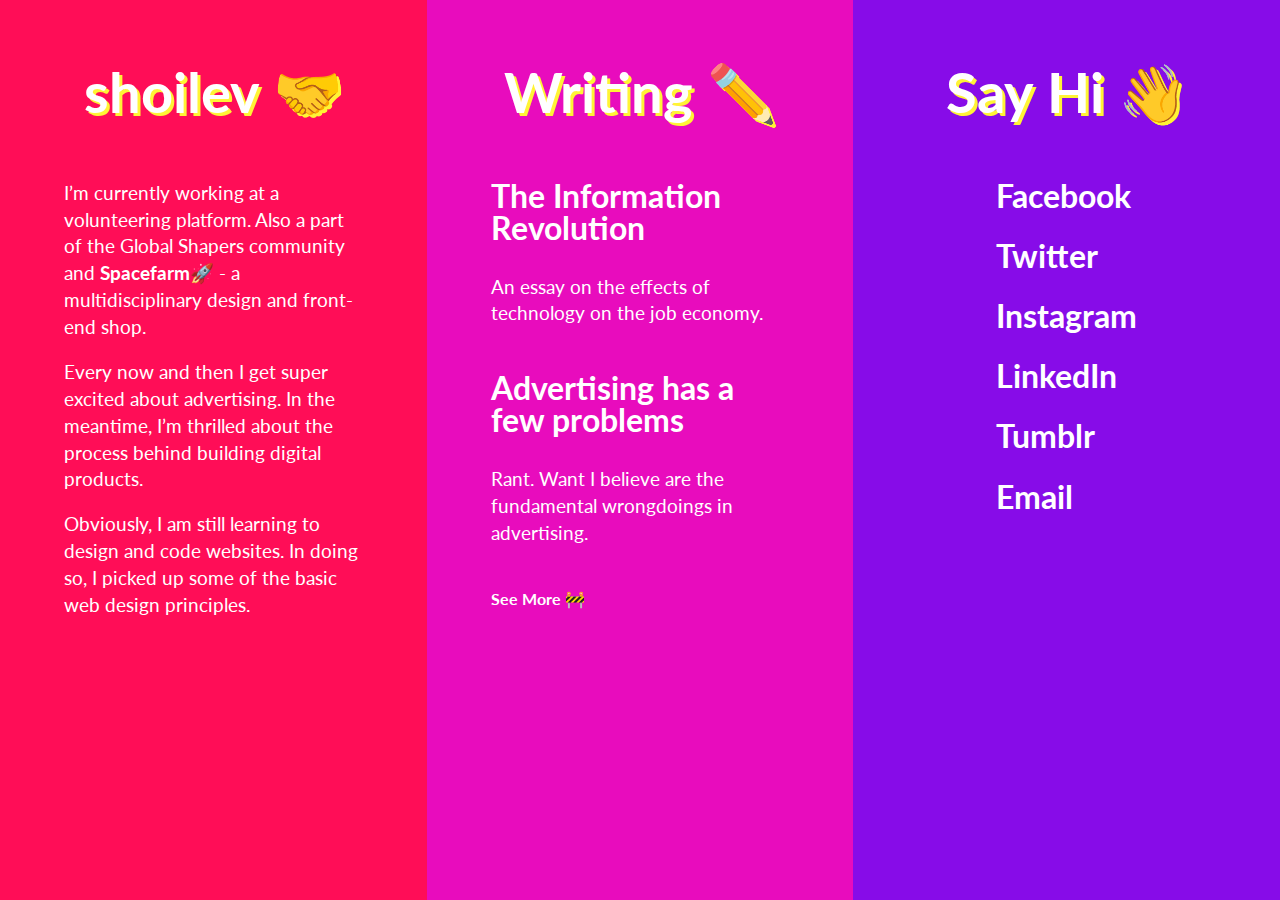
<file: index.html>
<!doctype html>
<html lang="en">
<head>
  <meta charset="utf-8">
  <meta name="viewport" content="width=device-width, initial-scale=1">
  <title>shoilev | personal website </title>
  <link href="https://fonts.googleapis.com/css?family=Lato:400,700" rel="stylesheet">
  <link href="https://afeld.github.io/emoji-css/emoji.css" rel="stylesheet">
  <link rel="stylesheet" type="text/css" href="flex.css">
</head>
<body>
<section>
  <div class="title">
    <h1>shoilev 🤝</h1>
    <p>I’m currently working at a volunteering platform. Also a part of the Global Shapers community and <a class="spacefarm" href="https://www.spacefarm.digital/" target="_blank">Spacefarm🚀</a> - a multidisciplinary design and front-end shop.</p>
    <p>Every now and then I get super excited about advertising. In the meantime, I’m thrilled about the process behind building digital products.</p>
    <p>Obviously, I am still learning to design and code websites. In doing so, I picked up some of the basic web design principles.</p>
  </div>
  <div class="writing">
    <h2>Writing ✏️</h2>
      <ul>
        <li class="portfolio-links"><a href="information-revolution.html" target="_self">The Information Revolution</a></li>
        <p class="portfolio-p">An essay on the effects of technology on the job economy.</p>
        <li class="portfolio-links"><a href="advertising-problems.html" target="_self">Advertising has a few problems</a></li>
        <p class="portfolio-p">Rant. Want I believe are the fundamental wrongdoings in advertising.</p>
         <li class="see-more"><a href="advertising-problems.html" target="_self">See More 🚧</a></li>
      </ul>
  </div>
  <div class="contact">
    <h2>Say Hi 👋</h2>
    <ul>
      <li><a href="https://www.facebook.com/ashoilev" alt="My Facebook Profile" target="_blank">Facebook</li>
      <li><a href="https://twitter.com/shoilev" alt="My Twitter Profile" target="_blank">Twitter</a></li>
      <li><a href="https://www.instagram.com/shoilev/" alt="My Instagram Profile" target="_blank">Instagram</a></li>
      <li><a href="https://www.linkedin.com/in/angel-shoilev-361ab14b?trk=nav_responsive_tab_profile" alt="My LinkedIn Profile" target="_blank">LinkedIn</a></li>
      <li><a href="http://shoilev.com/" alt="My Tumblr Profile" target="_blank">Tumblr</a></li>
      <li><a href="mailto:angelshoilev@gmail.com" alt="Email Me" target="_top">Email</a></li>
    </ul>
  </div>
</section>
</body>
</html>
</file>
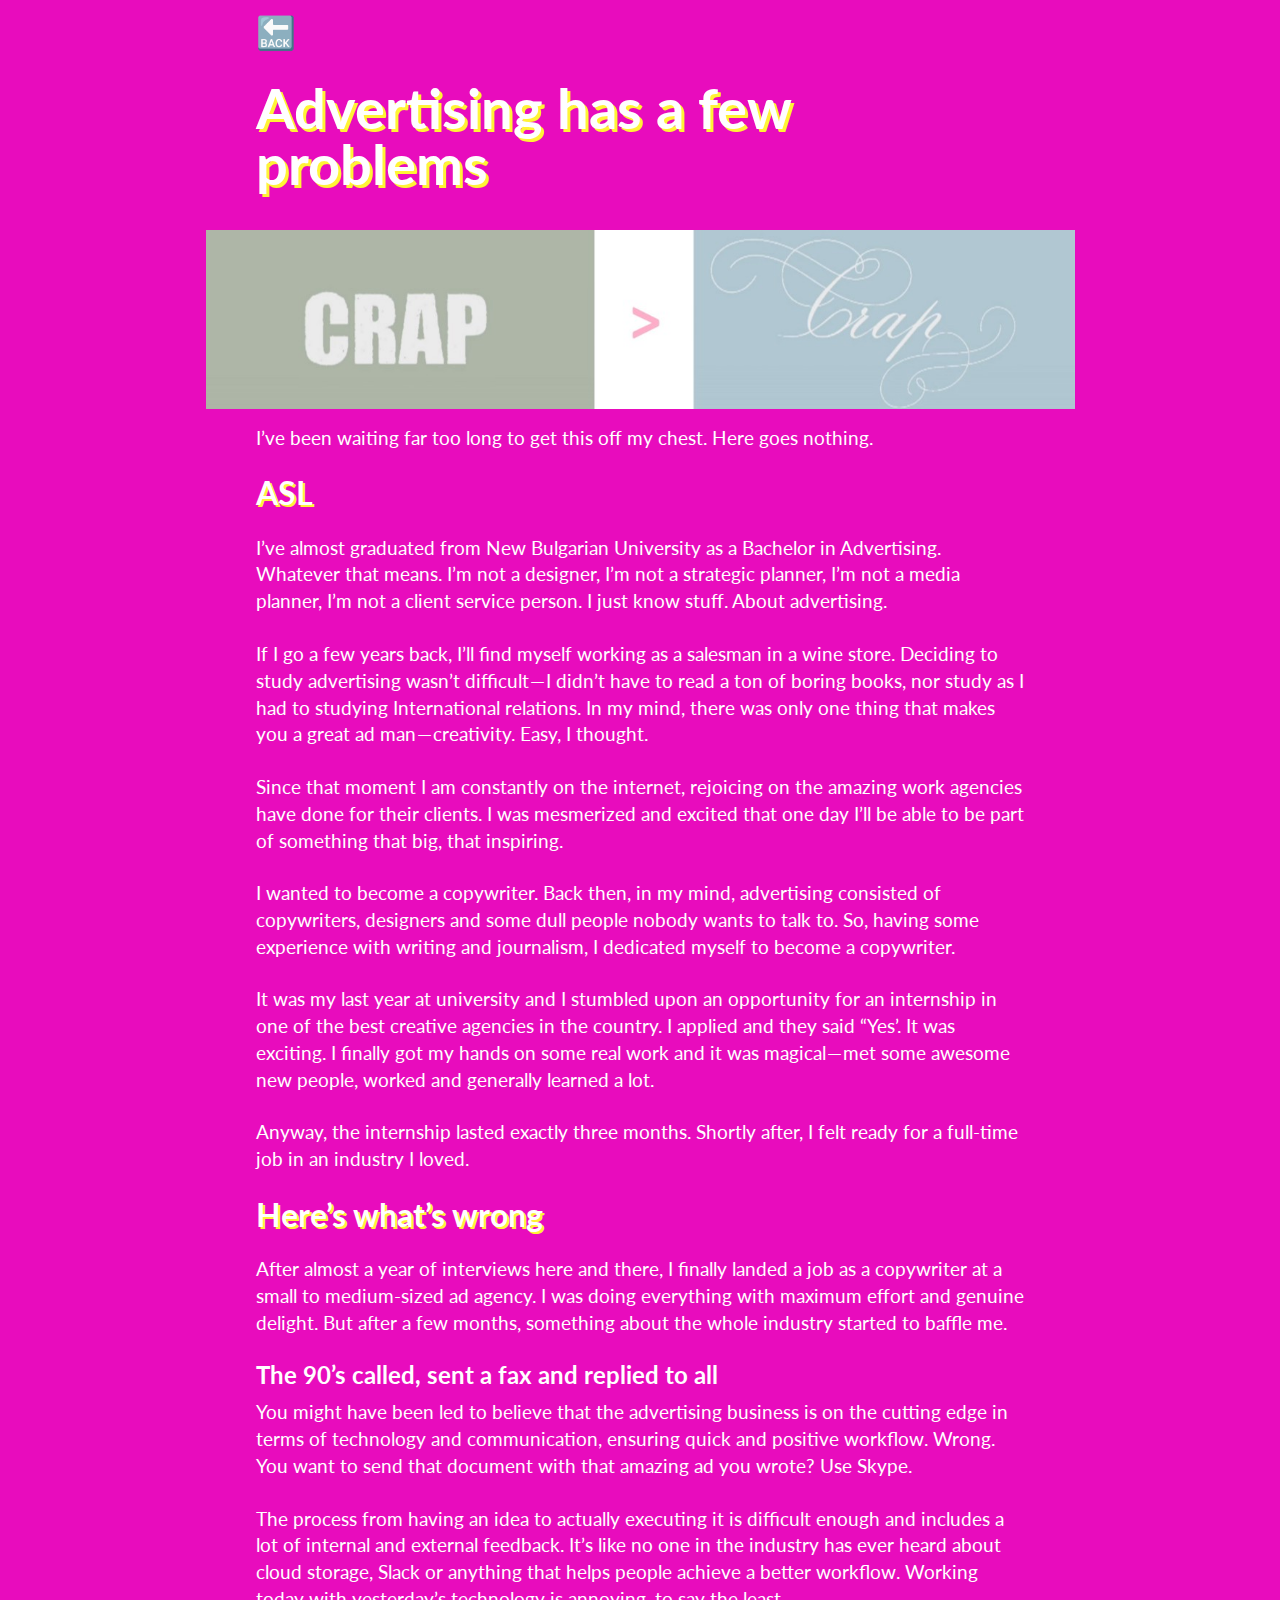
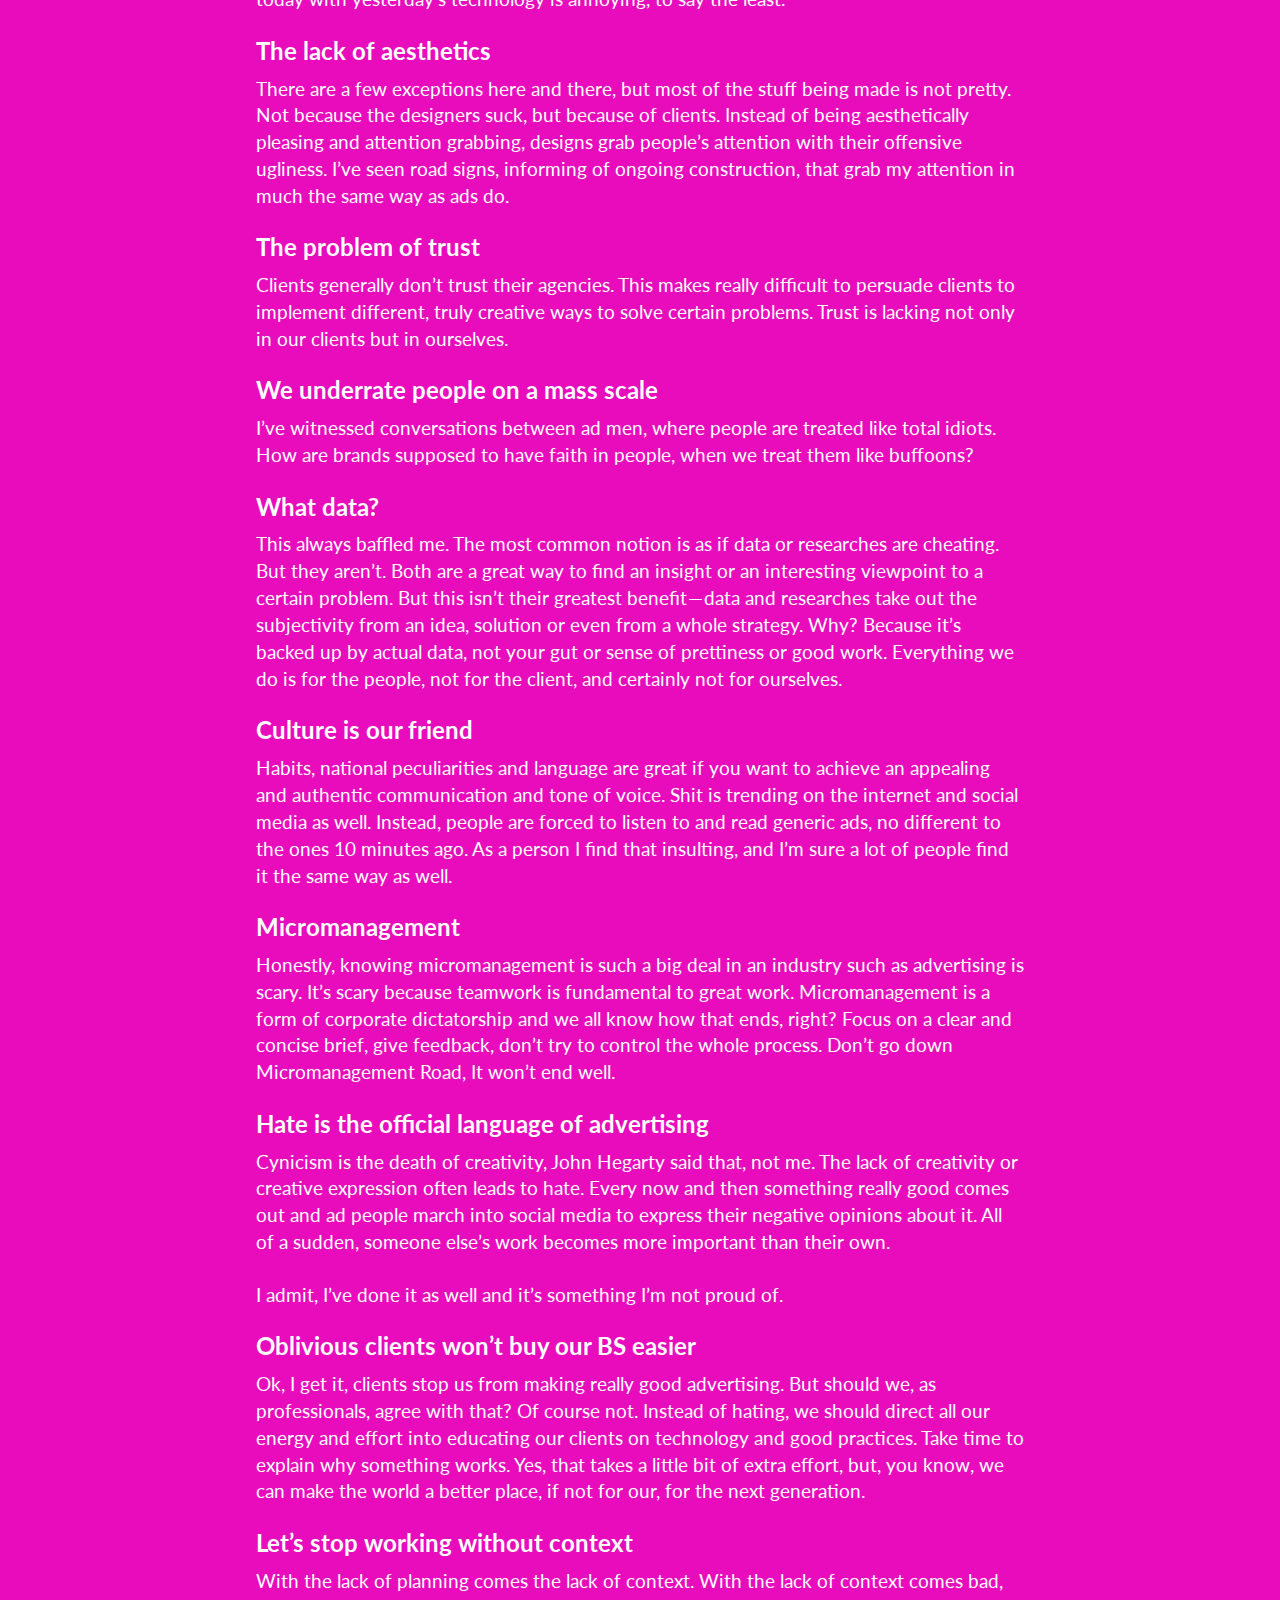
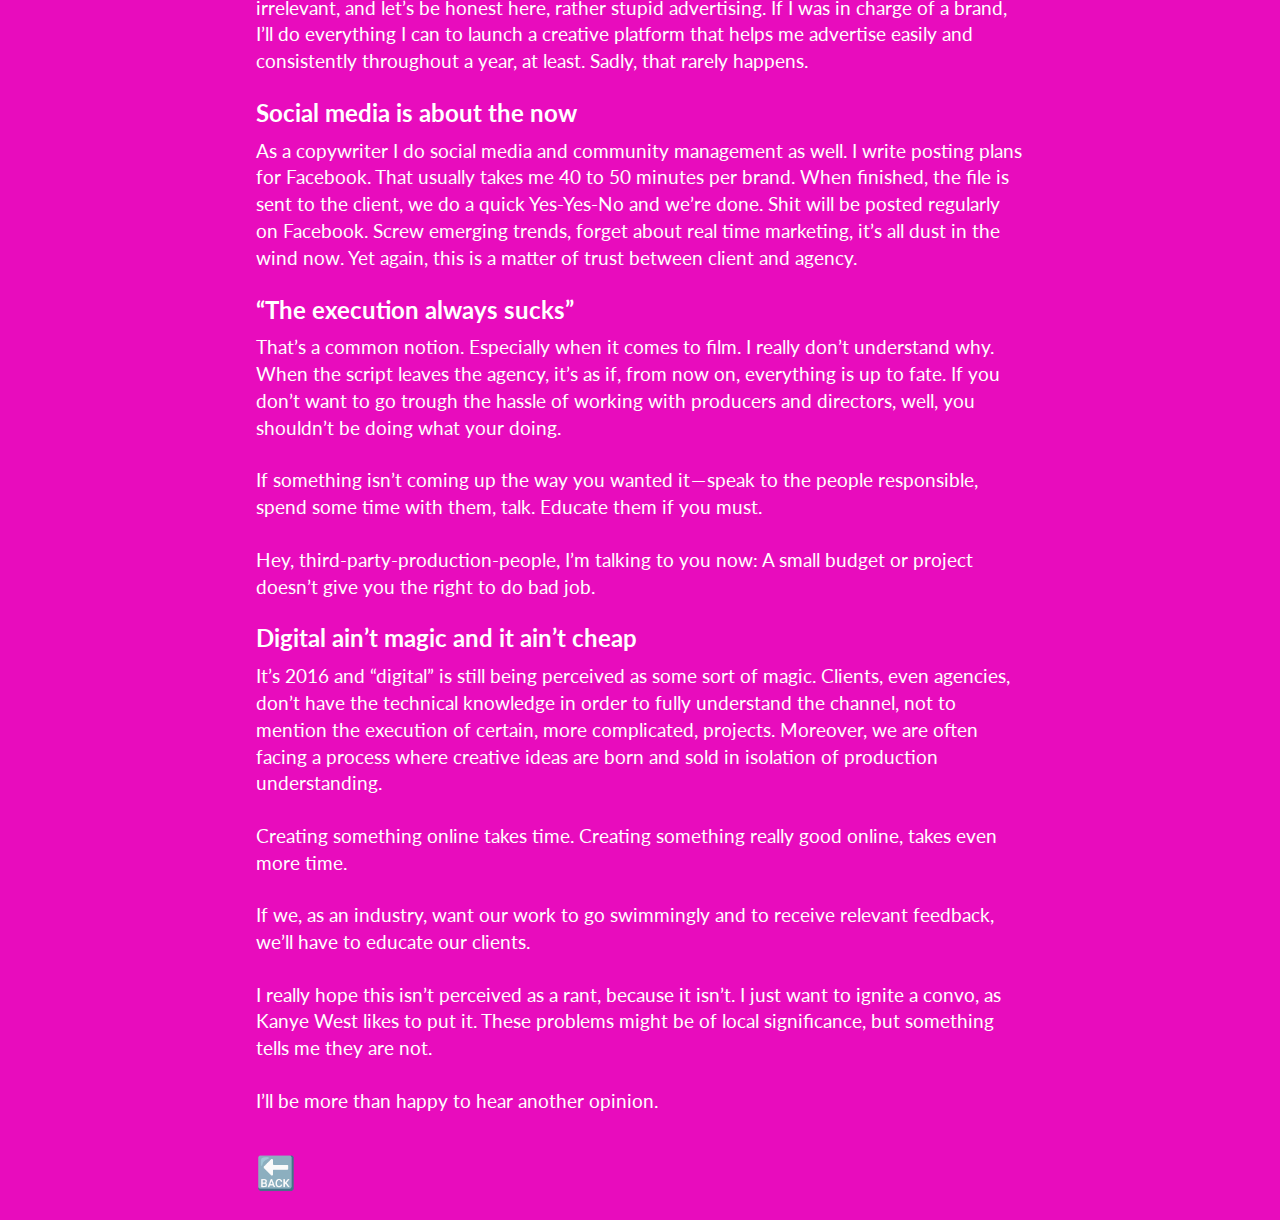
<file: advertising-problems.html>
<!doctype html>
<html lang="en">
<head>
  <meta charset="utf-8">
  <meta name="viewport" content="width=device-width, initial-scale=1">
  <title>shoilev | Advertising has a few problems</title>
  <link href="https://fonts.googleapis.com/css?family=Lato:400,700" rel="stylesheet">
  <link rel="stylesheet" type="text/css" href="article.css">
</head>
<body>
  <div class="title">
    <div class="button">
      <li><a href="index.html" target="_self">🔙</a></li>
</div>
    <h1>Advertising has a few problems</h1>
    <img src="advertising-hero.jpeg" width="869" height="363">
<p>I’ve been waiting far too long to get this off my chest. Here goes nothing.</p>
<h2>ASL</h2>
<p>I’ve almost graduated from New Bulgarian University as a Bachelor in Advertising. Whatever that means. I’m not a designer, I’m not a strategic planner, I’m not a media planner, I’m not a client service person. I just know stuff. About advertising.</p>
<p>If I go a few years back, I’ll find myself working as a salesman in a wine store. Deciding to study advertising wasn’t difficult — I didn’t have to read a ton of boring books, nor study as I had to studying International relations. In my mind, there was only one thing that makes you a great ad man — creativity. Easy, I thought.</p>
<p>Since that moment I am constantly on the internet, rejoicing on the amazing work agencies have done for their clients. I was mesmerized and excited that one day I’ll be able to be part of something that big, that inspiring.</p>
<p>I wanted to become a copywriter. Back then, in my mind, advertising consisted of copywriters, designers and some dull people nobody wants to talk to. So, having some experience with writing and journalism, I dedicated myself to become a copywriter.</p>
<p>It was my last year at university and I stumbled upon an opportunity for an internship in one of the best creative agencies in the country. I applied and they said “Yes’. It was exciting. I finally got my hands on some real work and it was magical — met some awesome new people, worked and generally learned a lot.</p>
<p>Anyway, the internship lasted exactly three months. Shortly after, I felt ready for a full-time job in an industry I loved.</p>
<h2>Here’s what’s wrong</h2>
<p>After almost a year of interviews here and there, I finally landed a job as a copywriter at a small to medium-sized ad agency. I was doing everything with maximum effort and genuine delight. But after a few months, something about the whole industry started to baffle me.</p>
<h3>The 90’s called, sent a fax and replied to all</h3>
<p>You might have been led to believe that the advertising business is on the cutting edge in terms of technology and communication, ensuring quick and positive workflow. Wrong. You want to send that document with that amazing ad you wrote? Use Skype.</p>
<p>The process from having an idea to actually executing it is difficult enough and includes a lot of internal and external feedback. It’s like no one in the industry has ever heard about cloud storage, Slack or anything that helps people achieve a better workflow. Working today with yesterday’s technology is annoying, to say the least.</p>
<h3>The lack of aesthetics</h3>
<p>There are a few exceptions here and there, but most of the stuff being made is not pretty. Not because the designers suck, but because of clients. Instead of being aesthetically pleasing and attention grabbing, designs grab people’s attention with their offensive ugliness. I’ve seen road signs, informing of ongoing construction, that grab my attention in much the same way as ads do.</p>
<h3>The problem of trust</h3>
<p>Clients generally don’t trust their agencies. This makes really difficult to persuade clients to implement different, truly creative ways to solve certain problems. Trust is lacking not only in our clients but in ourselves.</p>
<h3>We underrate people on a mass scale</h3>
<p>I’ve witnessed conversations between ad men, where people are treated like total idiots. How are brands supposed to have faith in people, when we treat them like buffoons?</p>
<h3>What data?</h3>
<p>This always baffled me. The most common notion is as if data or researches are cheating. But they aren’t. Both are a great way to find an insight or an interesting viewpoint to a certain problem. But this isn’t their greatest benefit — data and researches take out the subjectivity from an idea, solution or even from a whole strategy. Why? Because it’s backed up by actual data, not your gut or sense of prettiness or good work. Everything we do is for the people, not for the client, and certainly not for ourselves.</p>
<h3>Culture is our friend</h3>
<p>Habits, national peculiarities and language are great if you want to achieve an appealing and authentic communication and tone of voice. Shit is trending on the internet and social media as well. Instead, people are forced to listen to and read generic ads, no different to the ones 10 minutes ago. As a person I find that insulting, and I’m sure a lot of people find it the same way as well.</p>
<h3>Micromanagement</h3>
<p>Honestly, knowing micromanagement is such a big deal in an industry such as advertising is scary. It’s scary because teamwork is fundamental to great work. Micromanagement is a form of corporate dictatorship and we all know how that ends, right? Focus on a clear and concise brief, give feedback, don’t try to control the whole process. Don’t go down Micromanagement Road, It won’t end well.</p>
<h3>Hate is the official language of advertising</h3>
<p>Cynicism is the death of creativity, John Hegarty said that, not me. The lack of creativity or creative expression often leads to hate. Every now and then something really good comes out and ad people march into social media to express their negative opinions about it. All of a sudden, someone else’s work becomes more important than their own.</p>
<p><i>I admit, I’ve done it as well and it’s something I’m not proud of</i>.</p>

<h3>Oblivious clients won’t buy our BS easier</h3>
<p>Ok, I get it, clients stop us from making really good advertising. But should we, as professionals, agree with that? Of course not. Instead of hating, we should direct all our energy and effort into educating our clients on technology and good practices. Take time to explain why something works. Yes, that takes a little bit of extra effort, but, you know, we can make the world a better place, if not for our, for the next generation.</p>

<h3>Let’s stop working without context</h3>
<p>With the lack of planning comes the lack of context. With the lack of context comes bad, irrelevant, and let’s be honest here, rather stupid advertising. If I was in charge of a brand, I’ll do everything I can to launch a creative platform that helps me advertise easily and consistently throughout a year, at least. Sadly, that rarely happens.</p>

<h3>Social media is about the now</h3>
<p>As a copywriter I do social media and community management as well. I write posting plans for Facebook. That usually takes me 40 to 50 minutes per brand. When finished, the file is sent to the client, we do a quick Yes-Yes-No and we’re done. Shit will be posted regularly on Facebook. Screw emerging trends, forget about real time marketing, it’s all dust in the wind now. Yet again, this is a matter of trust between client and agency.</p>

<h3>“The execution always sucks”</h3>
<p>That’s a common notion. Especially when it comes to film. I really don’t understand why. When the script leaves the agency, it’s as if, from now on, everything is up to fate. If you don’t want to go trough the hassle of working with producers and directors, well, you shouldn’t be doing what your doing.</p>
<p>If something isn’t coming up the way you wanted it — speak to the people responsible, spend some time with them, talk. Educate them if you must.</p>
<p>Hey, third-party-production-people, I’m talking to you now: A small budget or project doesn’t give you the right to do bad job.</p>

<h3>Digital ain’t magic and it ain’t cheap</h3>
<p>It’s 2016 and “digital” is still being perceived as some sort of magic. Clients, even agencies, don’t have the technical knowledge in order to fully understand the channel, not to mention the execution of certain, more complicated, projects. Moreover, we are often facing a process where creative ideas are born and sold in isolation of production understanding.</p>
<p>Creating something online takes time. Creating something really good online, takes even more time.</p>
<p>If we, as an industry, want our work to go swimmingly and to receive relevant feedback, we’ll have to educate our clients.</p>
<p>I really hope this isn’t perceived as a rant, because it isn’t. I just want to ignite a convo, as Kanye West likes to put it. These problems might be of local significance, but something tells me they are not.
</p>
<p>I’ll be more than happy to hear another opinion.</p>
<div class="button">
      <li><a href="index.html" target="_self">🔙</a></li>
</div>
  </div>
</body>
</html>
</file>
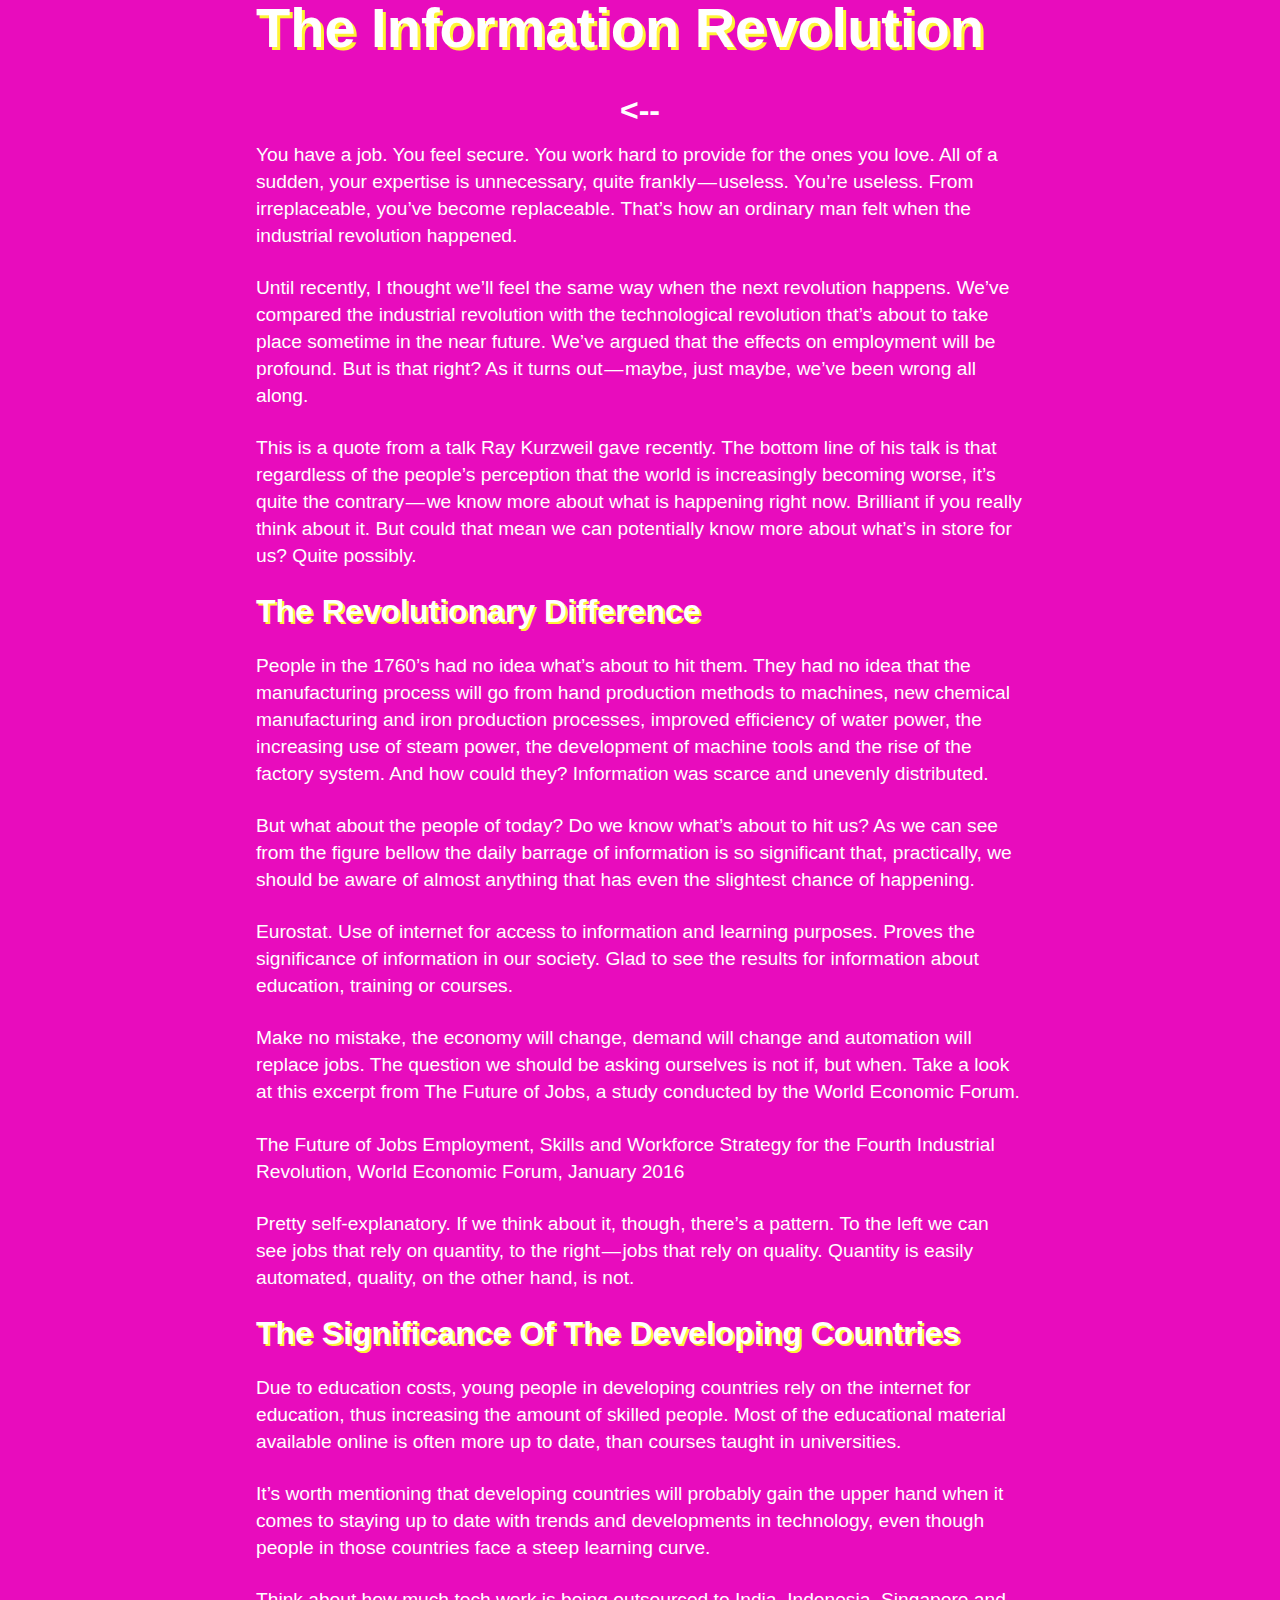
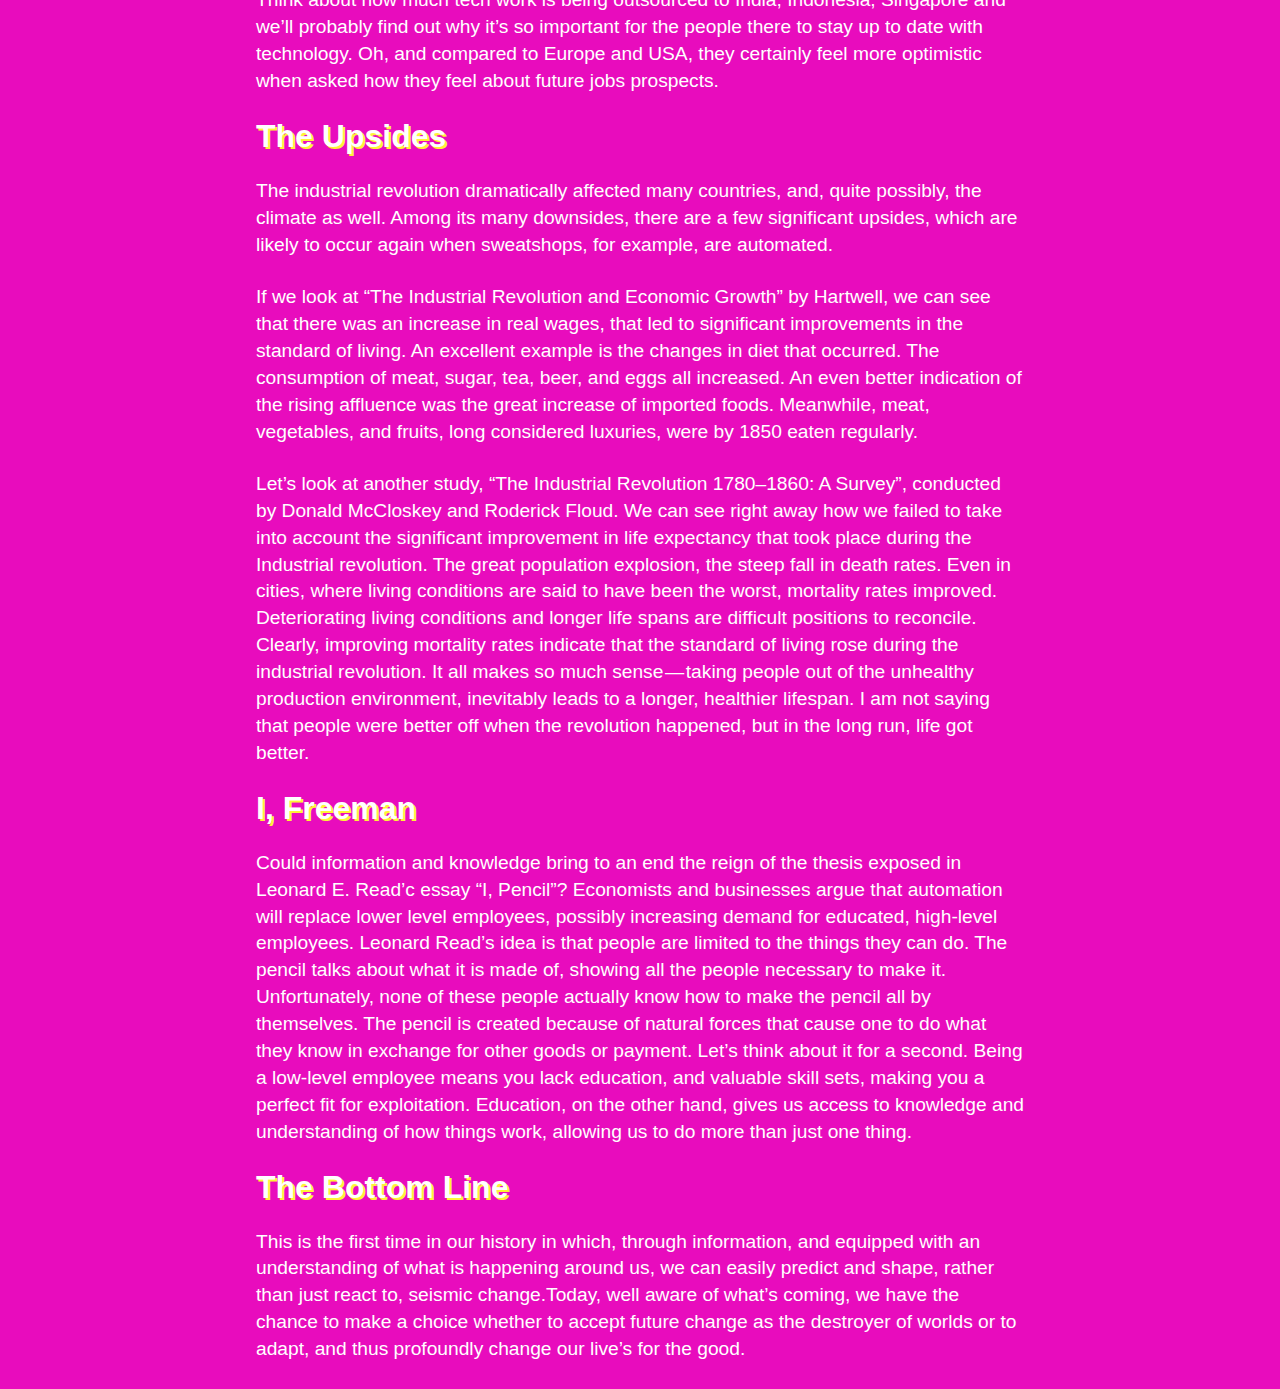
<file: Article.html>
<!doctype html>
<html lang="en">
<head>
  <meta charset="utf-8">
  <meta name="viewport" content="width=device-width, initial-scale=1">
  <title>Article 1</title>
  <link href="https://fonts.googleapis.com/css?family=Work+Sans:400,800" rel="stylesheet">
  <link href="https://afeld.github.io/emoji-css/emoji.css" rel="stylesheet">
  <link rel="stylesheet" type="text/css" href="article.css">
</head>
<body>
<section>
  <div class="title">
    <h1>The Information Revolution</h1>
    <li class="portfolio-links"><a href="index.html" target="_self"><--</a></li>
<p>You have a job. You feel secure. You work hard to provide for the ones you love. All of a sudden, your expertise is unnecessary, quite frankly — useless. You’re useless. From irreplaceable, you’ve become replaceable. That’s how an ordinary man felt when the industrial revolution happened.
<p>Until recently, I thought we’ll feel the same way when the next revolution happens. We’ve compared the industrial revolution with the technological revolution that’s about to take place sometime in the near future. We’ve argued that the effects on employment will be profound. But is that right? As it turns out — maybe, just maybe, we’ve been wrong all along.</p>
<p>This is a quote from a talk Ray Kurzweil gave recently. The bottom line of his talk is that regardless of the people’s perception that the world is increasingly becoming worse, it’s quite the contrary — we know more about what is happening right now. Brilliant if you really think about it. But could that mean we can potentially know more about what’s in store for us? Quite possibly.</p>
<h2>The Revolutionary Difference</h2>
<p>People in the 1760’s had no idea what’s about to hit them. They had no idea that the manufacturing process will go from hand production methods to machines, new chemical manufacturing and iron production processes, improved efficiency of water power, the increasing use of steam power, the development of machine tools and the rise of the factory system. And how could they? Information was scarce and unevenly distributed.</p>
<p>But what about the people of today? Do we know what’s about to hit us? As we can see from the figure bellow the daily barrage of information is so significant that, practically, we should be aware of almost anything that has even the slightest chance of happening.</p>

<p>Eurostat. Use of internet for access to information and learning purposes. Proves the significance of information in our society. Glad to see the results for information about education, training or courses.</p>

<p>Make no mistake, the economy will change, demand will change and automation will replace jobs. The question we should be asking ourselves is not if, but when. Take a look at this excerpt from The Future of Jobs, a study conducted by the World Economic Forum.</p>

<p>The Future of Jobs Employment, Skills and Workforce Strategy for the Fourth Industrial Revolution, World Economic Forum, January 2016</p>
<p>Pretty self-explanatory. If we think about it, though, there’s a pattern. To the left we can see jobs that rely on quantity, to the right — jobs that rely on quality. Quantity is easily automated, quality, on the other hand, is not.</p>
<h2>The Significance Of The Developing Countries</h2>
<p>Due to education costs, young people in developing countries rely on the internet for education, thus increasing the amount of skilled people. Most of the educational material available online is often more up to date, than courses taught in universities.</h2>
<p>It’s worth mentioning that developing countries will probably gain the upper hand when it comes to staying up to date with trends and developments in technology, even though people in those countries face a steep learning curve.</p>
<p>Think about how much tech work is being outsourced to India, Indonesia, Singapore and we’ll probably find out why it’s so important for the people there to stay up to date with technology. Oh, and compared to Europe and USA, they certainly feel more optimistic when asked how they feel about future jobs prospects.</h2>

<h2>The Upsides</h2>
<p>The industrial revolution dramatically affected many countries, and, quite possibly, the climate as well. Among its many downsides, there are a few significant upsides, which are likely to occur again when sweatshops, for example, are automated.</p>
<p>If we look at “The Industrial Revolution and Economic Growth” by Hartwell, we can see that there was an increase in real wages, that led to significant improvements in the standard of living. An excellent example is the changes in diet that occurred. The consumption of meat, sugar, tea, beer, and eggs all increased. An even better indication of the rising affluence was the great increase of imported foods. Meanwhile, meat, vegetables, and fruits, long considered luxuries, were by 1850 eaten regularly.</p>
<p>Let’s look at another study, “The Industrial Revolution 1780–1860: A Survey”, conducted by Donald McCloskey and Roderick Floud. We can see right away how we failed to take into account the significant improvement in life expectancy that took place during the Industrial revolution. The great population explosion, the steep fall in death rates. Even in cities, where living conditions are said to have been the worst, mortality rates improved. Deteriorating living conditions and longer life spans are difficult positions to reconcile. Clearly, improving mortality rates indicate that the standard of living rose during the industrial revolution.
It all makes so much sense — taking people out of the unhealthy production environment, inevitably leads to a longer, healthier lifespan. I am not saying that people were better off when the revolution happened, but in the long run, life got better.</p>
<h2>I, Freeman</h2>
<p>Could information and knowledge bring to an end the reign of the thesis exposed in Leonard E. Read’с essay “I, Pencil”? Economists and businesses argue that automation will replace lower level employees, possibly increasing demand for educated, high-level employees. Leonard Read’s idea is that people are limited to the things they can do. The pencil talks about what it is made of, showing all the people necessary to make it. Unfortunately, none of these people actually know how to make the pencil all by themselves. The pencil is created because of natural forces that cause one to do what they know in exchange for other goods or payment.
Let’s think about it for a second. Being a low-level employee means you lack education, and valuable skill sets, making you a perfect fit for exploitation. Education, on the other hand, gives us access to knowledge and understanding of how things work, allowing us to do more than just one thing.</p>
<h2>The Bottom Line</h2>
<p>This is the first time in our history in which, through information, and equipped with an understanding of what is happening around us, we can easily predict and shape, rather than just react to, seismic change.Today, well aware of what’s coming, we have the chance to make a choice whether to accept future change as the destroyer of worlds or to adapt, and thus profoundly change our live’s for the good.
</p>
  </div>
</section>
</body>
</html>
</file>
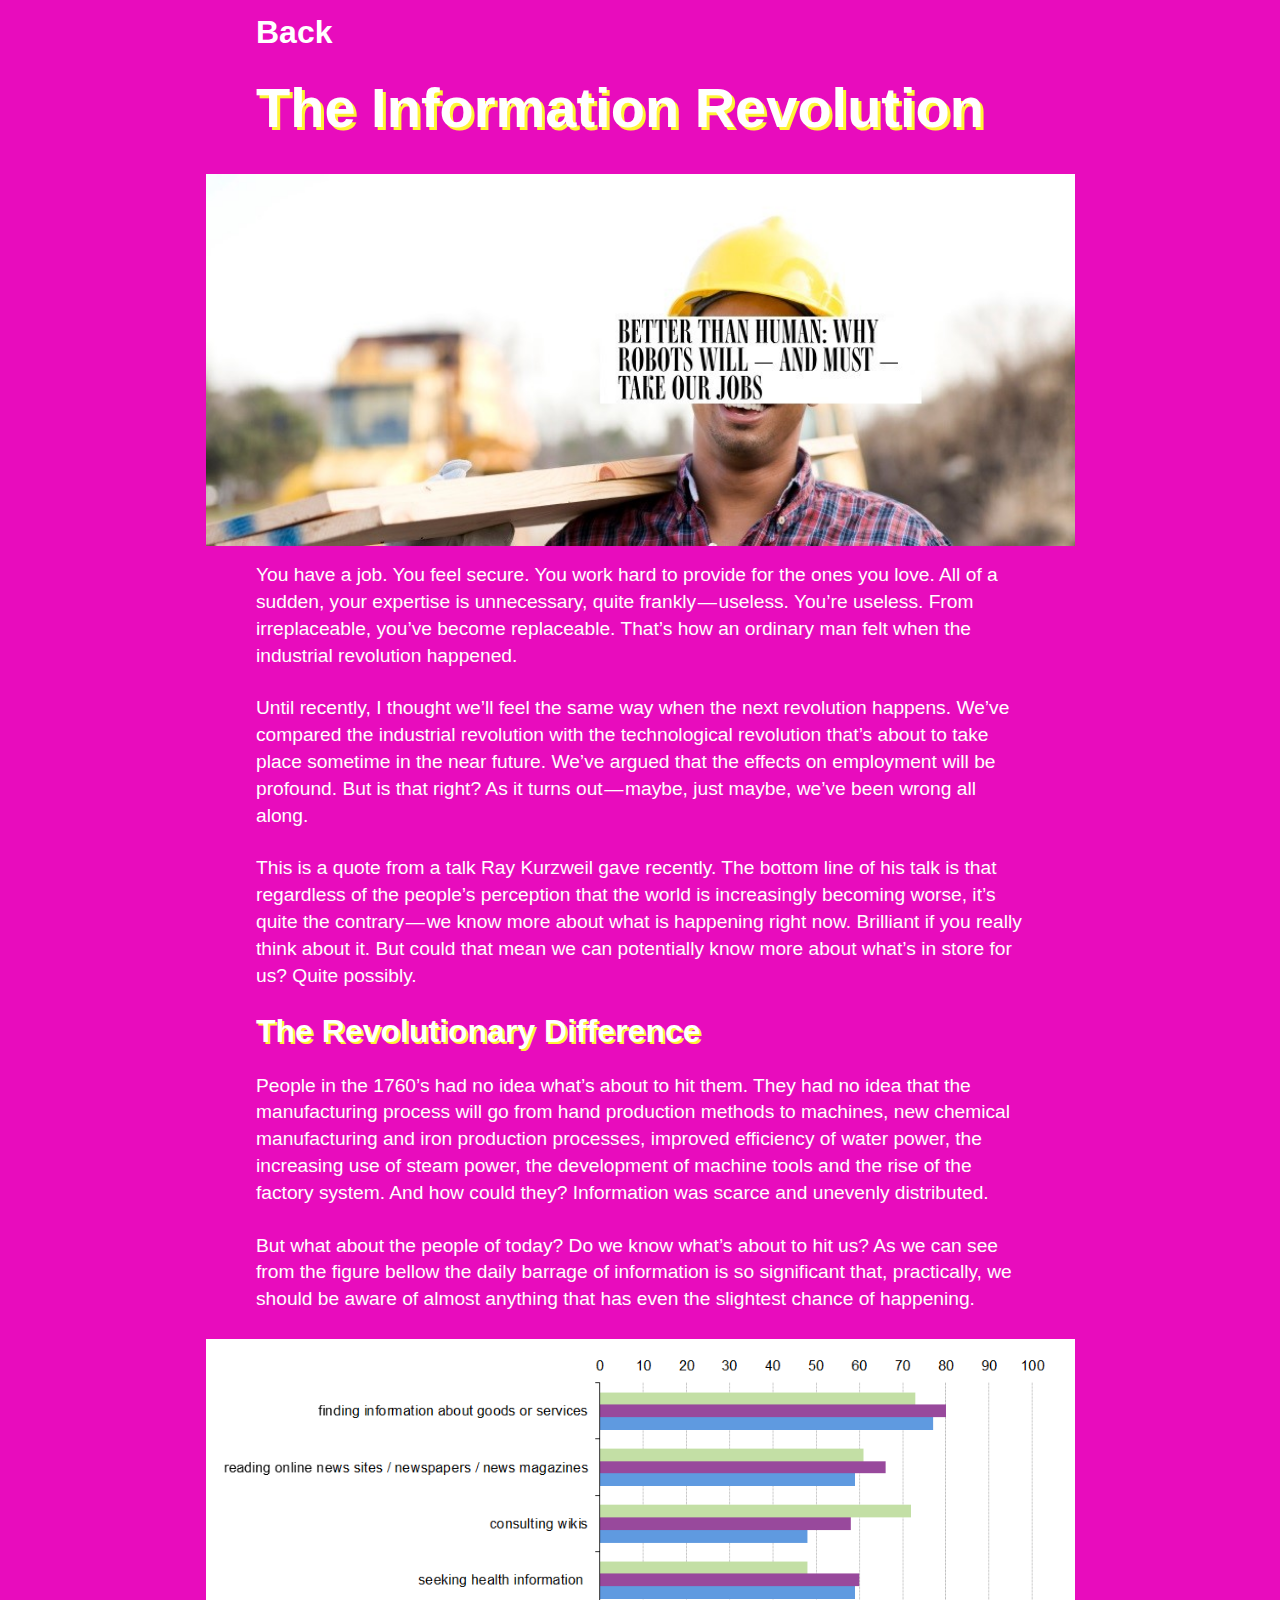
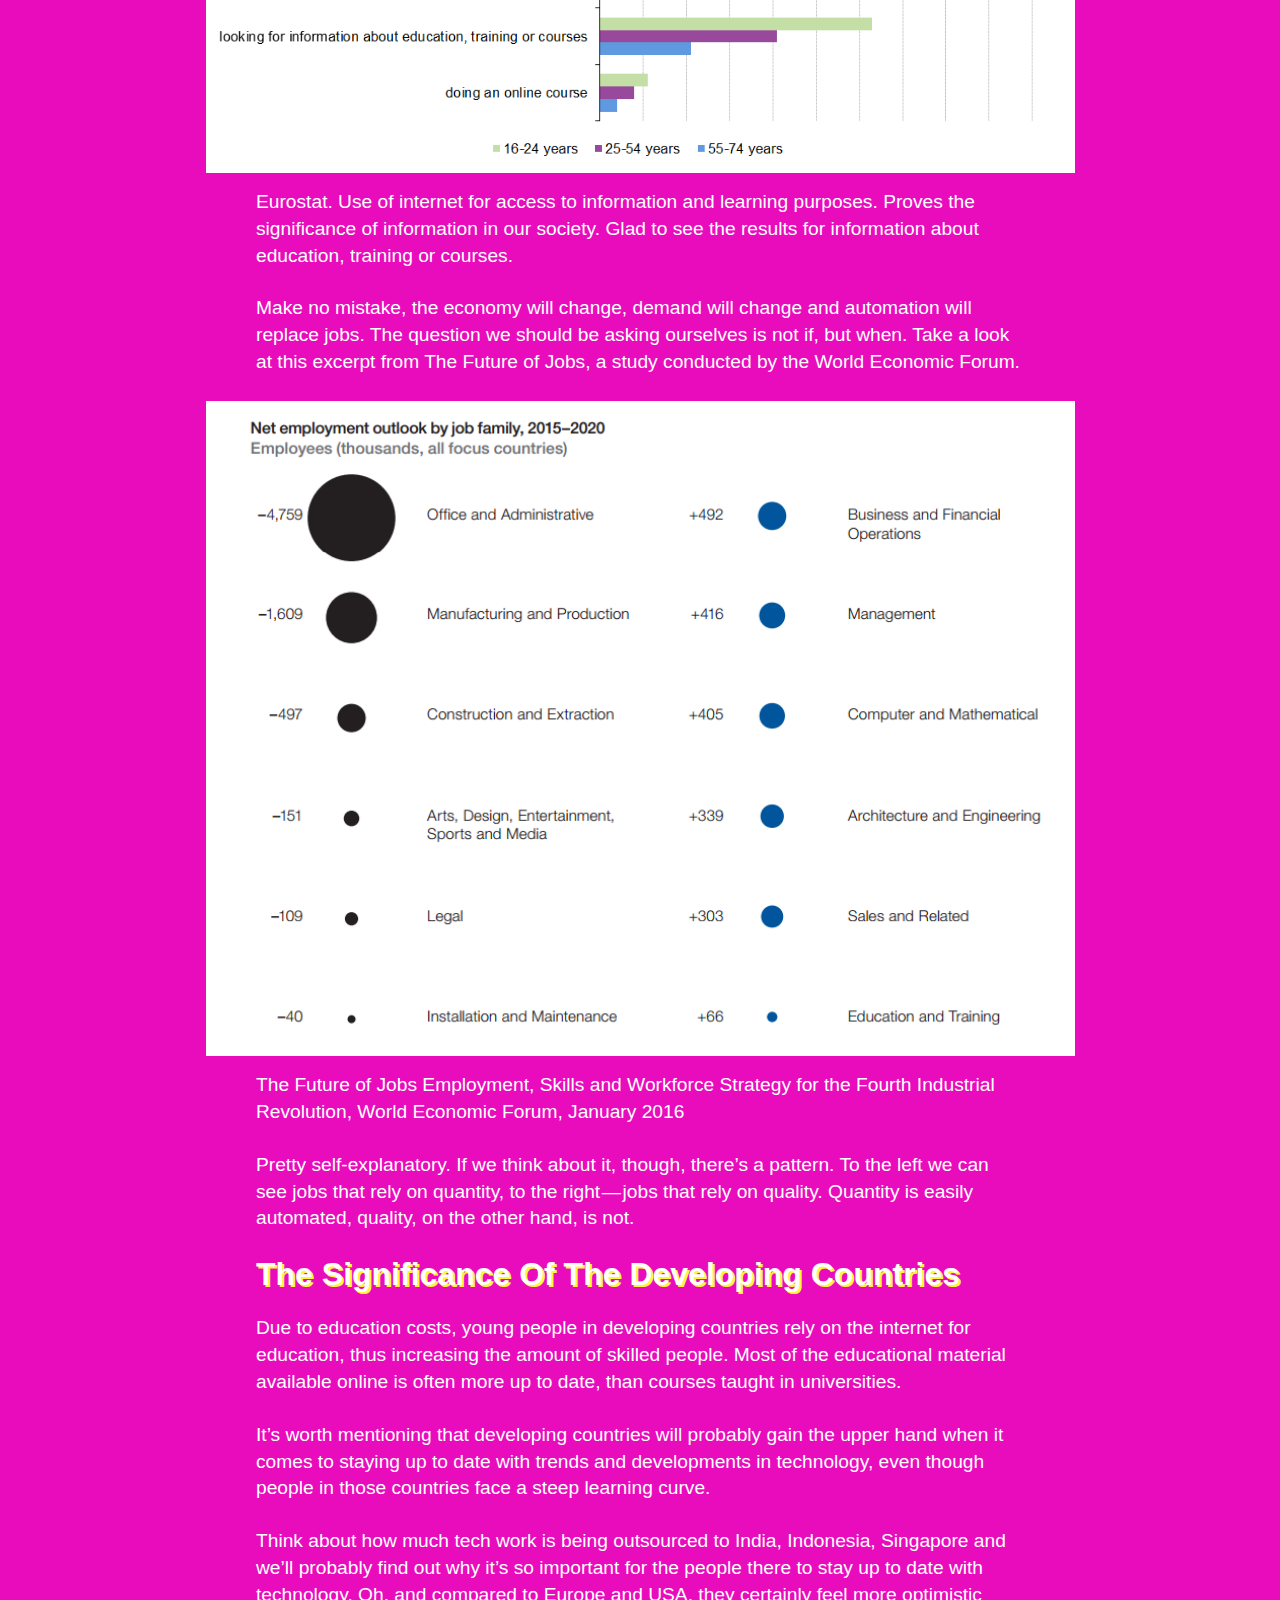
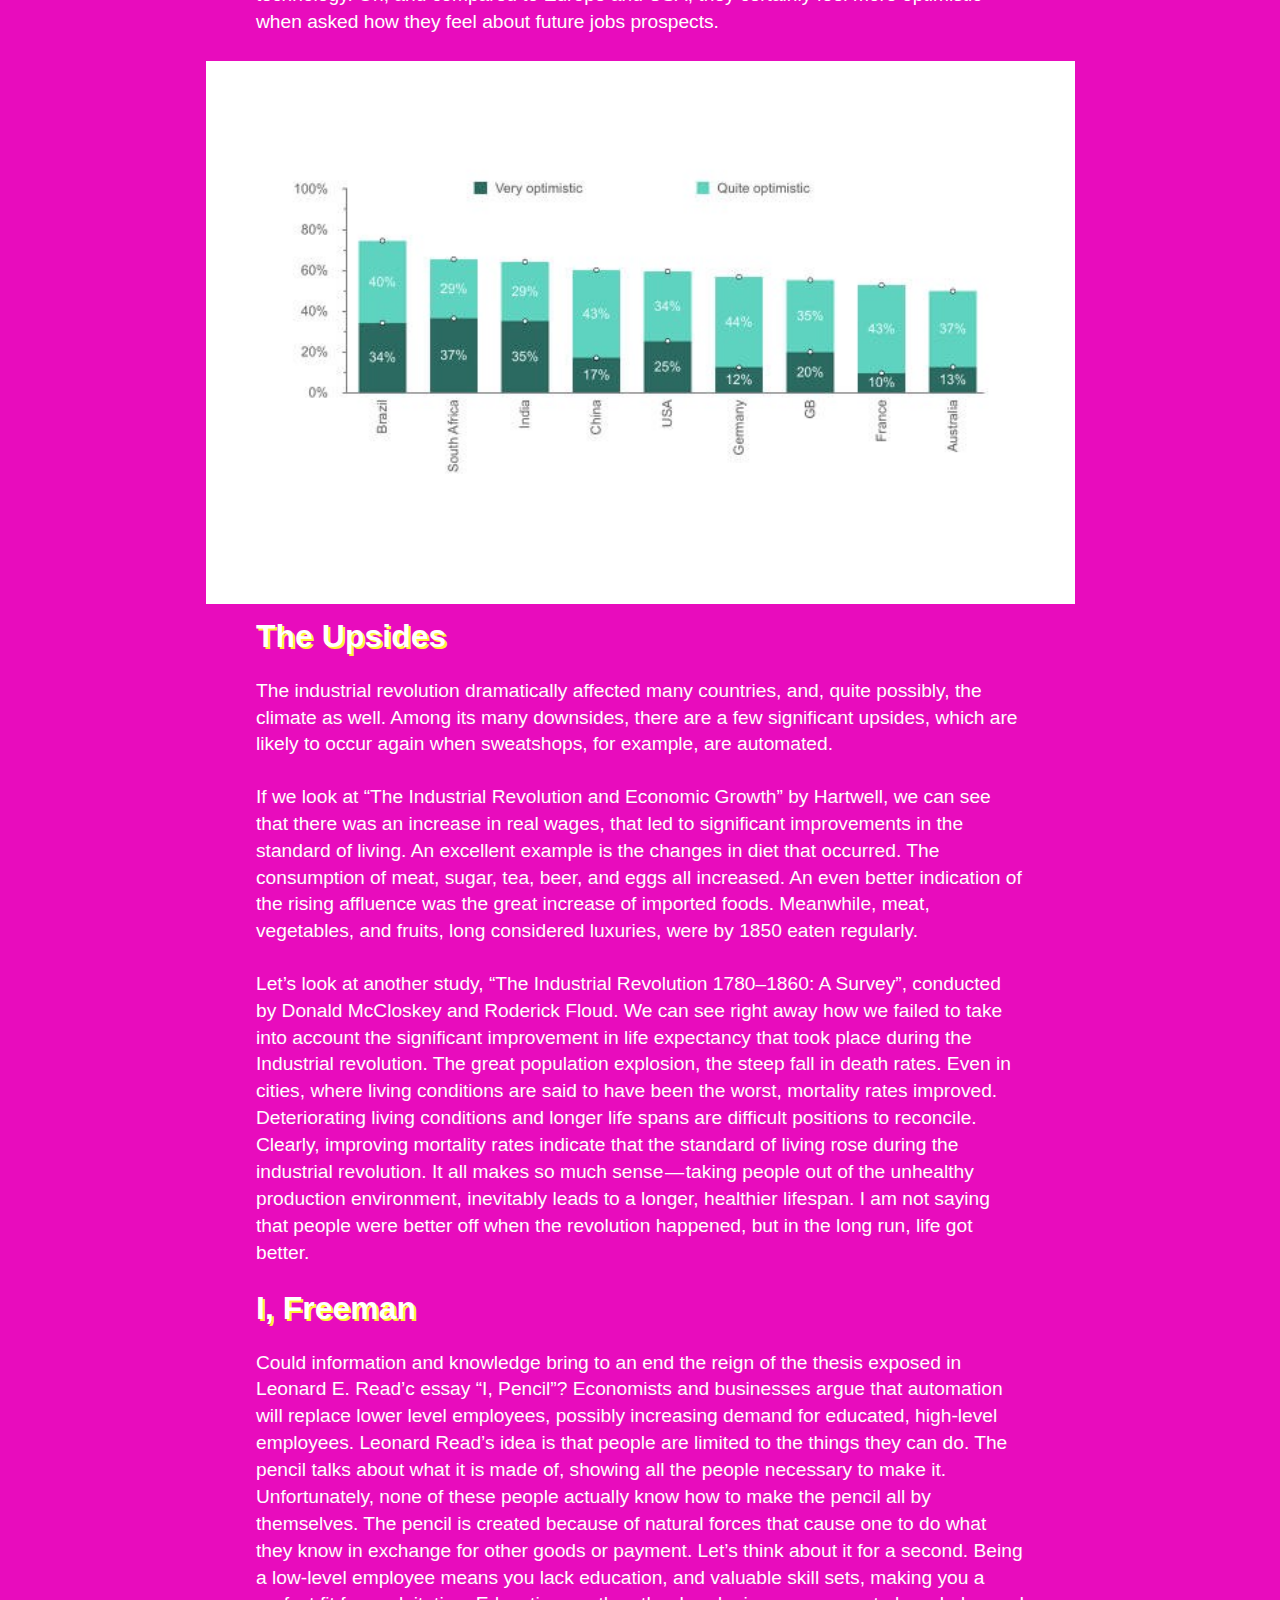
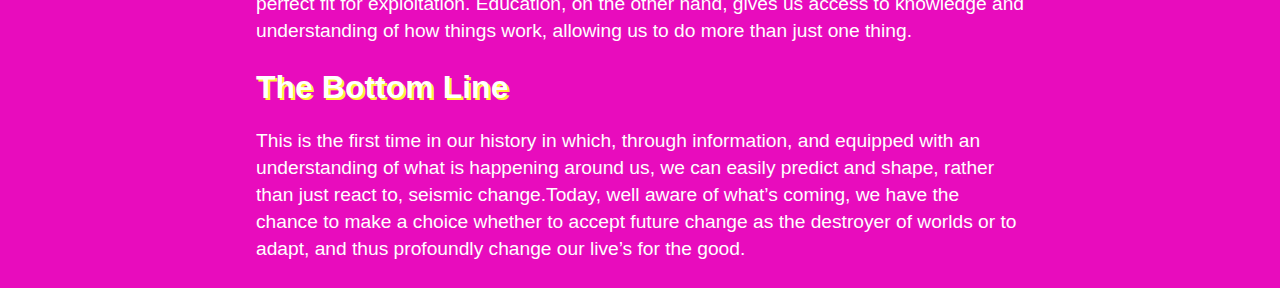
<file: article.html>
<!doctype html>
<html lang="en">
<head>
  <meta charset="utf-8">
  <meta name="viewport" content="width=device-width, initial-scale=1">
  <title>Article 1</title>
  <link href="https://fonts.googleapis.com/css?family=Work+Sans:400,800" rel="stylesheet">
  <link rel="stylesheet" type="text/css" href="article.css">
</head>
<body>
  <div class="title">
    <div class="button">
      <li><a href="index.html" target="_self">Back</a></li>
</div>
    <h1>The Information Revolution</h1>
    <img src="hero-image.jpeg" width="869" height="363">
<p>You have a job. You feel secure. You work hard to provide for the ones you love. All of a sudden, your expertise is unnecessary, quite frankly — useless. You’re useless. From irreplaceable, you’ve become replaceable. That’s how an ordinary man felt when the industrial revolution happened.
<p>Until recently, I thought we’ll feel the same way when the next revolution happens. We’ve compared the industrial revolution with the technological revolution that’s about to take place sometime in the near future. We’ve argued that the effects on employment will be profound. But is that right? As it turns out — maybe, just maybe, we’ve been wrong all along.</p>
<p>This is a quote from a talk Ray Kurzweil gave recently. The bottom line of his talk is that regardless of the people’s perception that the world is increasingly becoming worse, it’s quite the contrary — we know more about what is happening right now. Brilliant if you really think about it. But could that mean we can potentially know more about what’s in store for us? Quite possibly.</p>
<h2>The Revolutionary Difference</h2>
<p>People in the 1760’s had no idea what’s about to hit them. They had no idea that the manufacturing process will go from hand production methods to machines, new chemical manufacturing and iron production processes, improved efficiency of water power, the increasing use of steam power, the development of machine tools and the rise of the factory system. And how could they? Information was scarce and unevenly distributed.</p>
<p>But what about the people of today? Do we know what’s about to hit us? As we can see from the figure bellow the daily barrage of information is so significant that, practically, we should be aware of almost anything that has even the slightest chance of happening.</p>
<img src="eurostat.png" width="869" height="363">
<p>Eurostat. Use of internet for access to information and learning purposes. Proves the significance of information in our society. Glad to see the results for information about education, training or courses.</p>

<p>Make no mistake, the economy will change, demand will change and automation will replace jobs. The question we should be asking ourselves is not if, but when. Take a look at this excerpt from The Future of Jobs, a study conducted by the World Economic Forum.</p>
<img src="wef.png" width="869" height="363">
<p>The Future of Jobs Employment, Skills and Workforce Strategy for the Fourth Industrial Revolution, World Economic Forum, January 2016</p>
<p>Pretty self-explanatory. If we think about it, though, there’s a pattern. To the left we can see jobs that rely on quantity, to the right — jobs that rely on quality. Quantity is easily automated, quality, on the other hand, is not.</p>
<h2>The Significance Of The Developing Countries</h2>
<p>Due to education costs, young people in developing countries rely on the internet for education, thus increasing the amount of skilled people. Most of the educational material available online is often more up to date, than courses taught in universities.</h2>
<p>It’s worth mentioning that developing countries will probably gain the upper hand when it comes to staying up to date with trends and developments in technology, even though people in those countries face a steep learning curve.</p>
<p>Think about how much tech work is being outsourced to India, Indonesia, Singapore and we’ll probably find out why it’s so important for the people there to stay up to date with technology. Oh, and compared to Europe and USA, they certainly feel more optimistic when asked how they feel about future jobs prospects.</p>
<img src="fastcoexist.jpeg" width="869" height="363">
<h2>The Upsides</h2>
<p>The industrial revolution dramatically affected many countries, and, quite possibly, the climate as well. Among its many downsides, there are a few significant upsides, which are likely to occur again when sweatshops, for example, are automated.</p>
<p>If we look at “The Industrial Revolution and Economic Growth” by Hartwell, we can see that there was an increase in real wages, that led to significant improvements in the standard of living. An excellent example is the changes in diet that occurred. The consumption of meat, sugar, tea, beer, and eggs all increased. An even better indication of the rising affluence was the great increase of imported foods. Meanwhile, meat, vegetables, and fruits, long considered luxuries, were by 1850 eaten regularly.</p>
<p>Let’s look at another study, “The Industrial Revolution 1780–1860: A Survey”, conducted by Donald McCloskey and Roderick Floud. We can see right away how we failed to take into account the significant improvement in life expectancy that took place during the Industrial revolution. The great population explosion, the steep fall in death rates. Even in cities, where living conditions are said to have been the worst, mortality rates improved. Deteriorating living conditions and longer life spans are difficult positions to reconcile. Clearly, improving mortality rates indicate that the standard of living rose during the industrial revolution.
It all makes so much sense — taking people out of the unhealthy production environment, inevitably leads to a longer, healthier lifespan. I am not saying that people were better off when the revolution happened, but in the long run, life got better.</p>
<h2>I, Freeman</h2>
<p>Could information and knowledge bring to an end the reign of the thesis exposed in Leonard E. Read’с essay “I, Pencil”? Economists and businesses argue that automation will replace lower level employees, possibly increasing demand for educated, high-level employees. Leonard Read’s idea is that people are limited to the things they can do. The pencil talks about what it is made of, showing all the people necessary to make it. Unfortunately, none of these people actually know how to make the pencil all by themselves. The pencil is created because of natural forces that cause one to do what they know in exchange for other goods or payment.
Let’s think about it for a second. Being a low-level employee means you lack education, and valuable skill sets, making you a perfect fit for exploitation. Education, on the other hand, gives us access to knowledge and understanding of how things work, allowing us to do more than just one thing.</p>
<h2>The Bottom Line</h2>
<p>This is the first time in our history in which, through information, and equipped with an understanding of what is happening around us, we can easily predict and shape, rather than just react to, seismic change.Today, well aware of what’s coming, we have the chance to make a choice whether to accept future change as the destroyer of worlds or to adapt, and thus profoundly change our live’s for the good.
</p>
  </div>
</body>
</html>
</file>
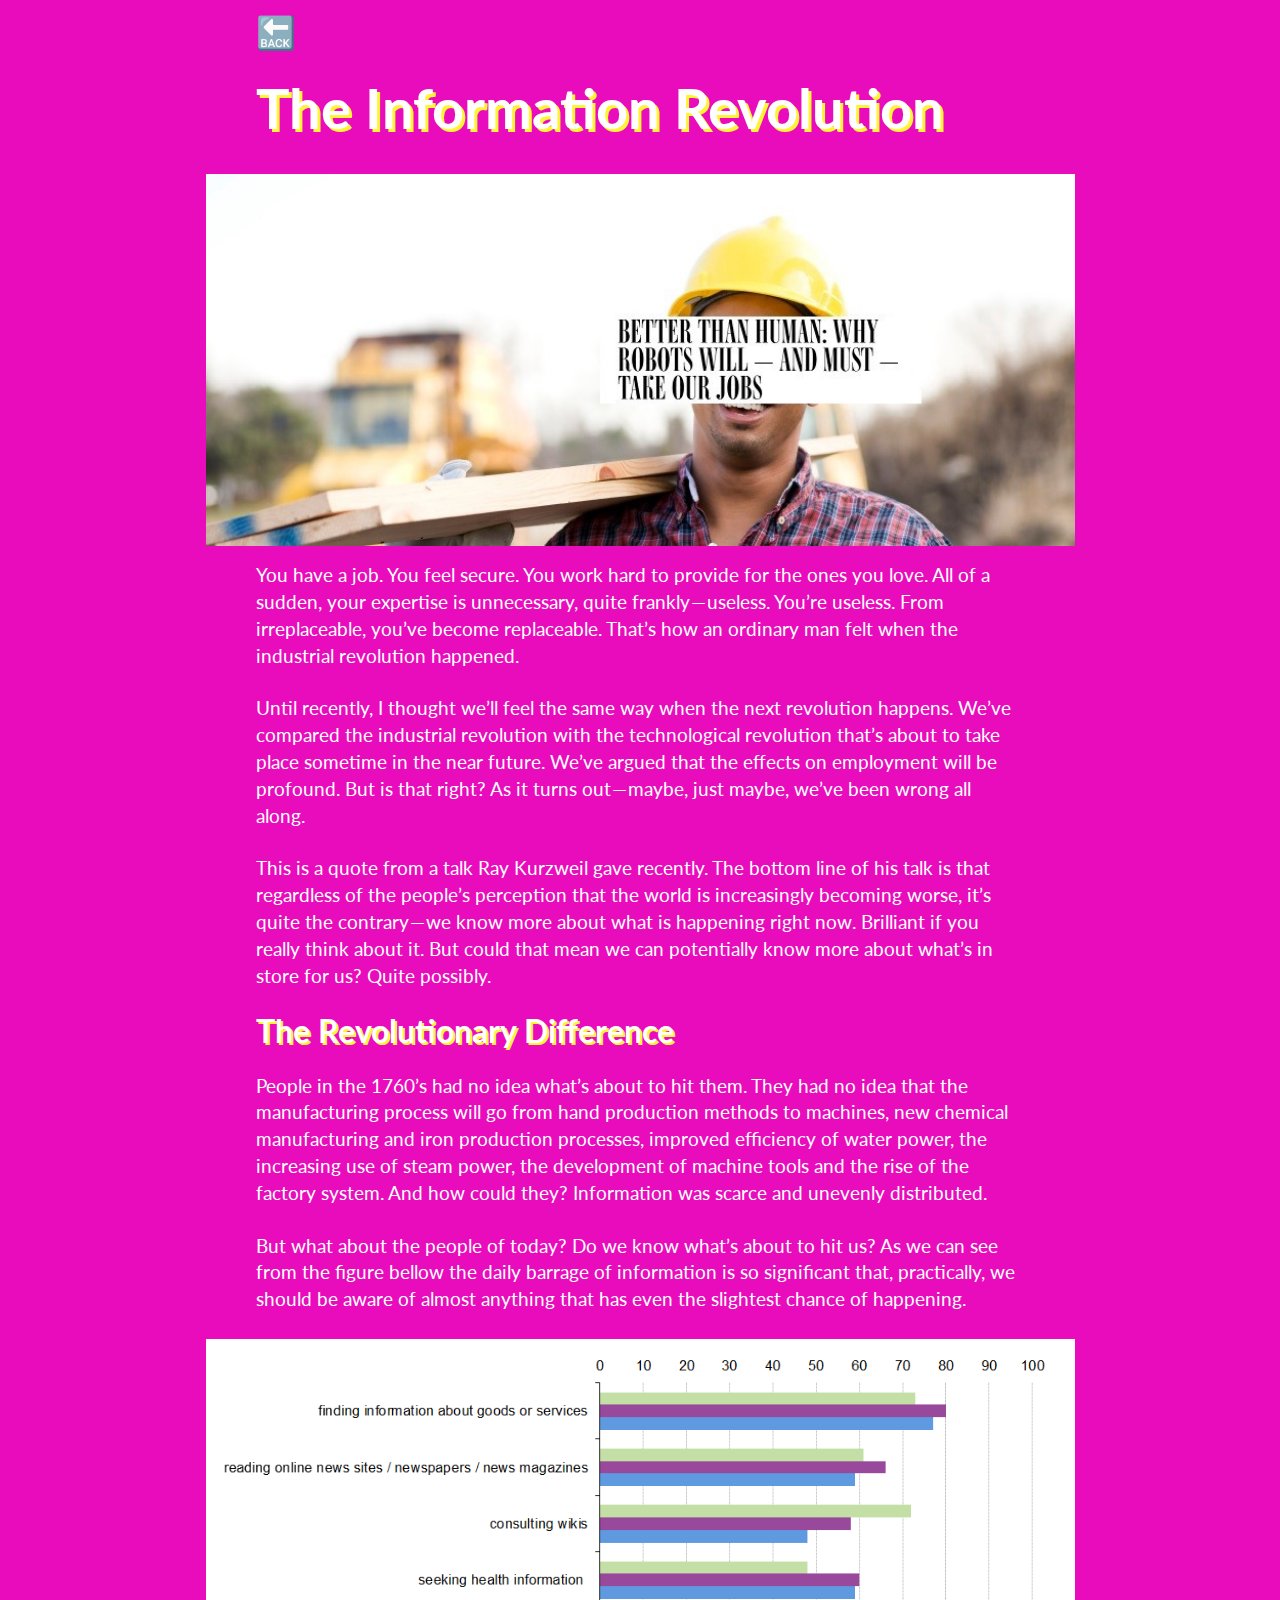
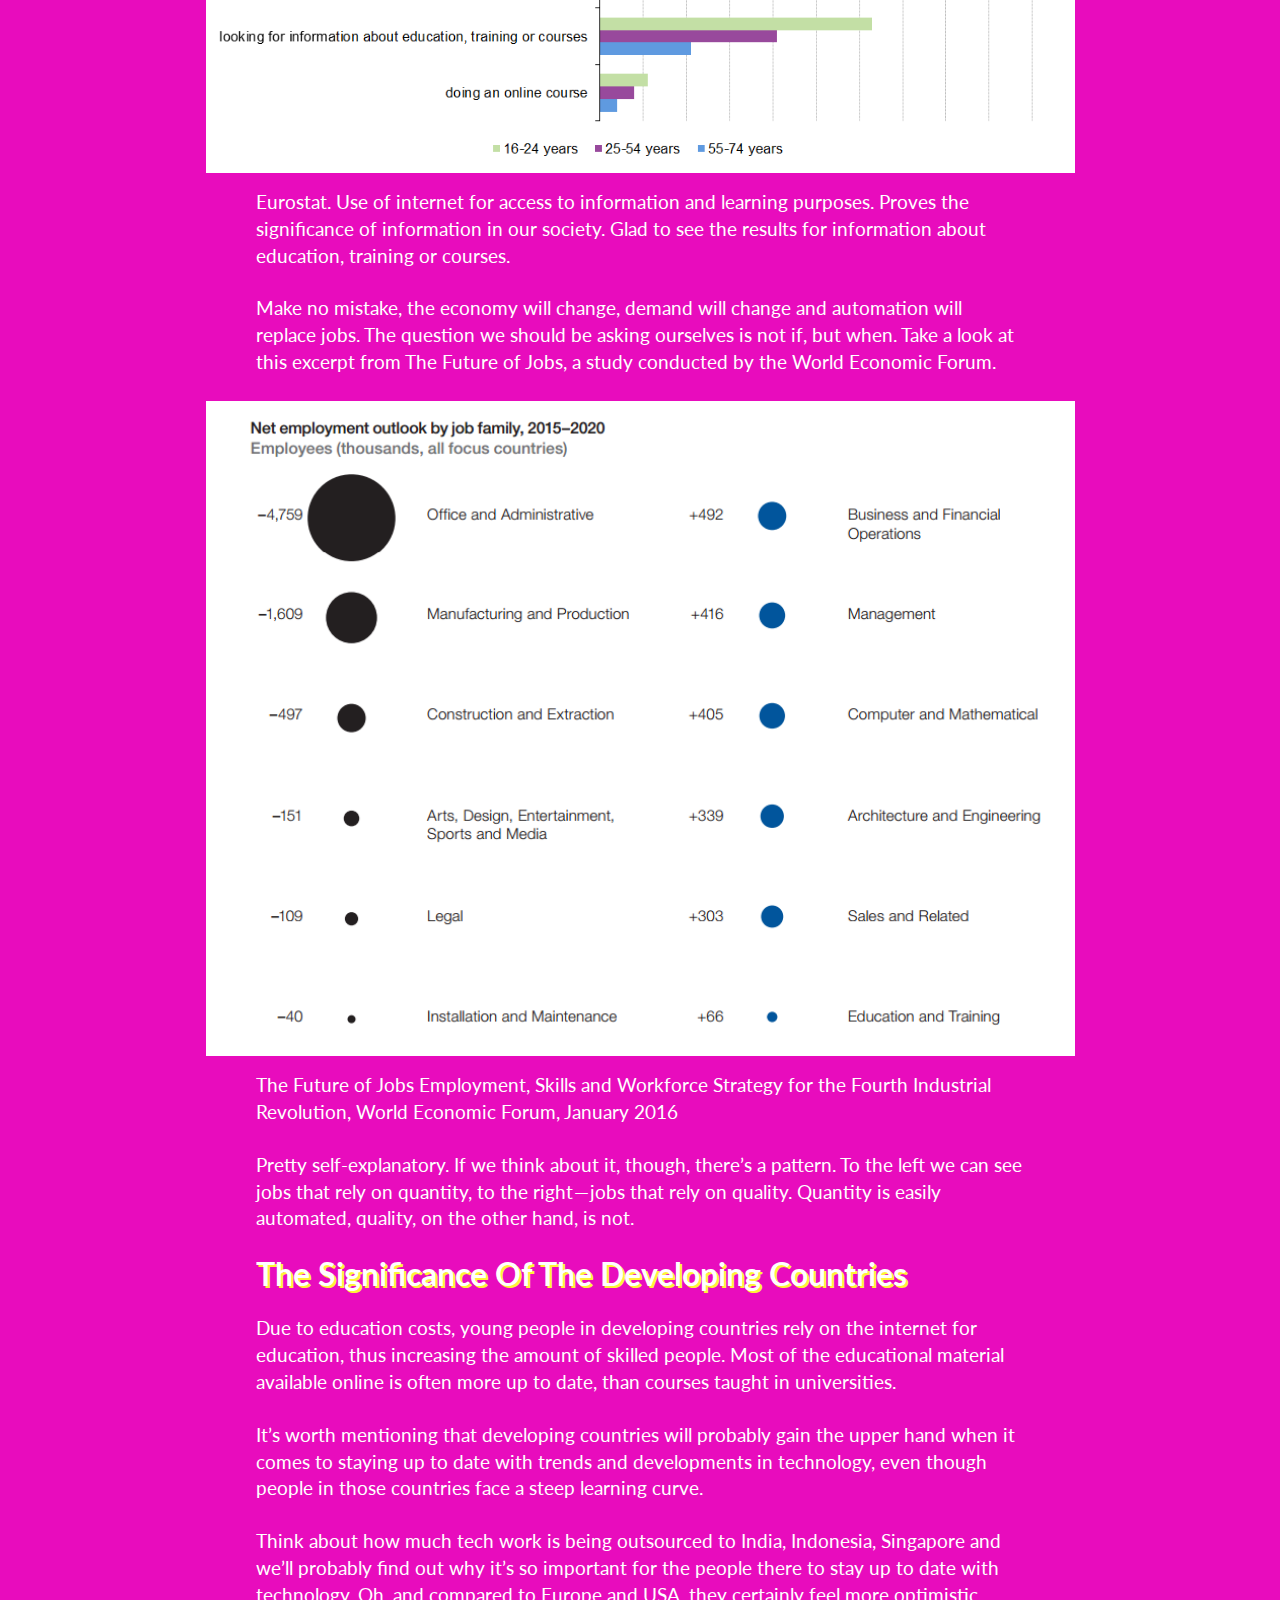
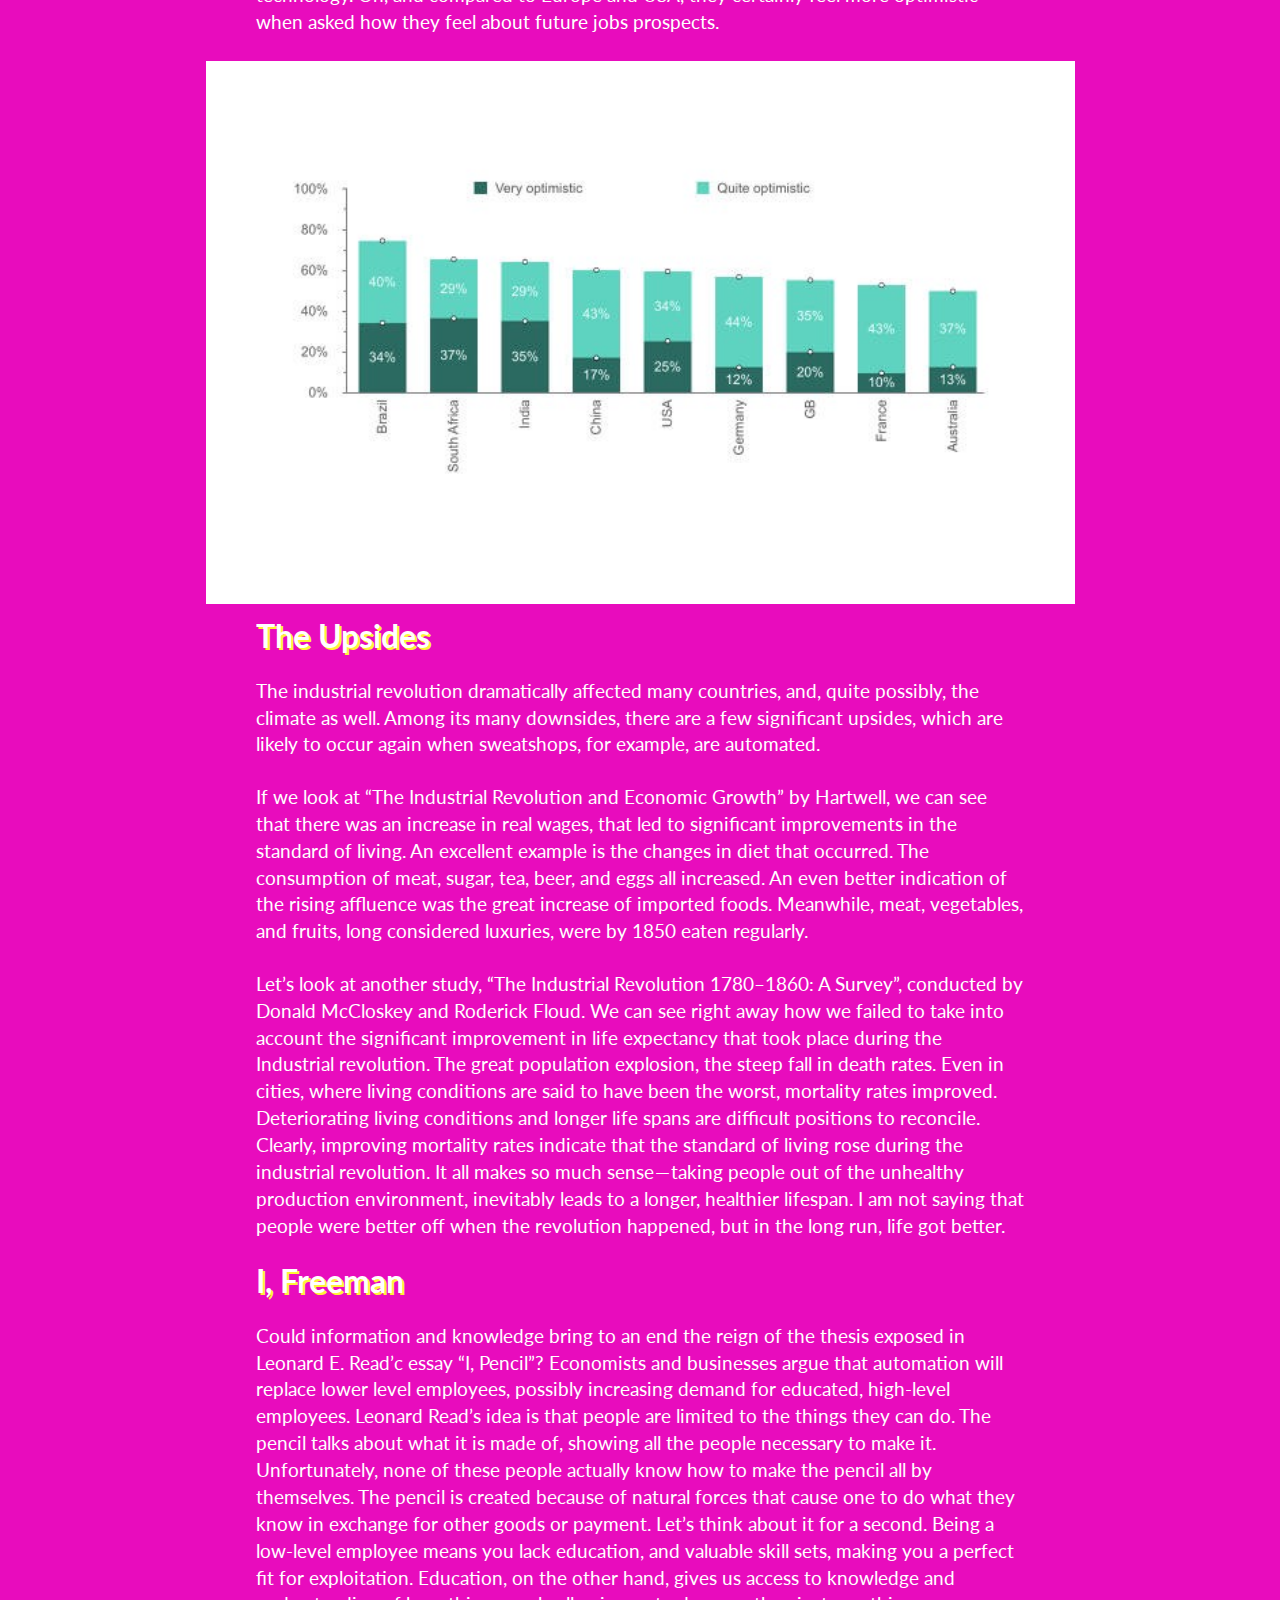
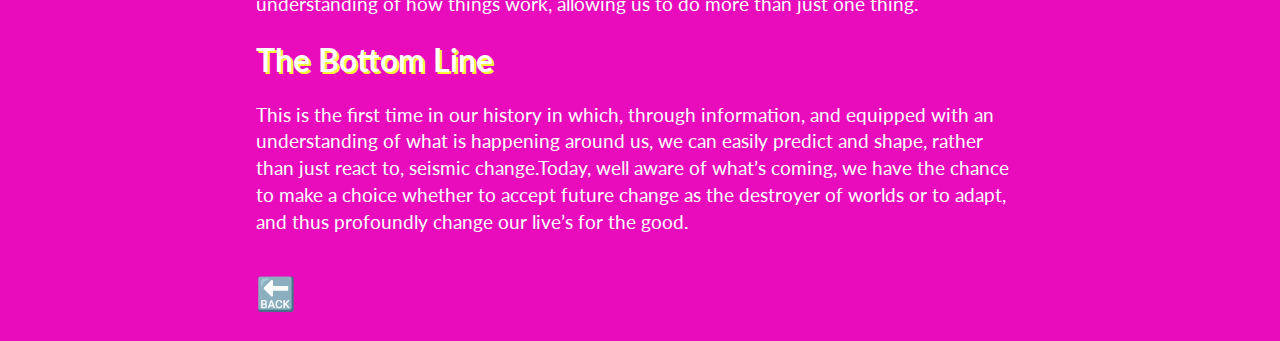
<file: information-revolution.html>
<!doctype html>
<html lang="en">
<head>
  <meta charset="utf-8">
  <meta name="viewport" content="width=device-width, initial-scale=1">
  <title>shoilev | The Information Revolution</title>
  <link href="https://fonts.googleapis.com/css?family=Lato:400,700" rel="stylesheet">
  <link rel="stylesheet" type="text/css" href="article.css">
</head>
<body>
  <div class="title">
    <div class="button">
      <li><a href="index.html" target="_self">🔙</a></li>
</div>
    <h1>The Information Revolution</h1>
    <img src="hero-image.jpeg" width="869" height="363">
<p>You have a job. You feel secure. You work hard to provide for the ones you love. All of a sudden, your expertise is unnecessary, quite frankly — useless. You’re useless. From irreplaceable, you’ve become replaceable. That’s how an ordinary man felt when the industrial revolution happened.
<p>Until recently, I thought we’ll feel the same way when the next revolution happens. We’ve compared the industrial revolution with the technological revolution that’s about to take place sometime in the near future. We’ve argued that the effects on employment will be profound. But is that right? As it turns out — maybe, just maybe, we’ve been wrong all along.</p>
<p>This is a quote from a talk Ray Kurzweil gave recently. The bottom line of his talk is that regardless of the people’s perception that the world is increasingly becoming worse, it’s quite the contrary — we know more about what is happening right now. Brilliant if you really think about it. But could that mean we can potentially know more about what’s in store for us? Quite possibly.</p>
<h2>The Revolutionary Difference</h2>
<p>People in the 1760’s had no idea what’s about to hit them. They had no idea that the manufacturing process will go from hand production methods to machines, new chemical manufacturing and iron production processes, improved efficiency of water power, the increasing use of steam power, the development of machine tools and the rise of the factory system. And how could they? Information was scarce and unevenly distributed.</p>
<p>But what about the people of today? Do we know what’s about to hit us? As we can see from the figure bellow the daily barrage of information is so significant that, practically, we should be aware of almost anything that has even the slightest chance of happening.</p>
<img src="eurostat.png" width="869" height="363">
<p>Eurostat. Use of internet for access to information and learning purposes. Proves the significance of information in our society. Glad to see the results for information about education, training or courses.</p>

<p>Make no mistake, the economy will change, demand will change and automation will replace jobs. The question we should be asking ourselves is not if, but when. Take a look at this excerpt from The Future of Jobs, a study conducted by the World Economic Forum.</p>
<img src="wef.png" width="869" height="363">
<p>The Future of Jobs Employment, Skills and Workforce Strategy for the Fourth Industrial Revolution, World Economic Forum, January 2016</p>
<p>Pretty self-explanatory. If we think about it, though, there’s a pattern. To the left we can see jobs that rely on quantity, to the right — jobs that rely on quality. Quantity is easily automated, quality, on the other hand, is not.</p>
<h2>The Significance Of The Developing Countries</h2>
<p>Due to education costs, young people in developing countries rely on the internet for education, thus increasing the amount of skilled people. Most of the educational material available online is often more up to date, than courses taught in universities.</h2>
<p>It’s worth mentioning that developing countries will probably gain the upper hand when it comes to staying up to date with trends and developments in technology, even though people in those countries face a steep learning curve.</p>
<p>Think about how much tech work is being outsourced to India, Indonesia, Singapore and we’ll probably find out why it’s so important for the people there to stay up to date with technology. Oh, and compared to Europe and USA, they certainly feel more optimistic when asked how they feel about future jobs prospects.</p>
<img src="fastcoexist.jpeg" width="869" height="363">
<h2>The Upsides</h2>
<p>The industrial revolution dramatically affected many countries, and, quite possibly, the climate as well. Among its many downsides, there are a few significant upsides, which are likely to occur again when sweatshops, for example, are automated.</p>
<p>If we look at “The Industrial Revolution and Economic Growth” by Hartwell, we can see that there was an increase in real wages, that led to significant improvements in the standard of living. An excellent example is the changes in diet that occurred. The consumption of meat, sugar, tea, beer, and eggs all increased. An even better indication of the rising affluence was the great increase of imported foods. Meanwhile, meat, vegetables, and fruits, long considered luxuries, were by 1850 eaten regularly.</p>
<p>Let’s look at another study, “The Industrial Revolution 1780–1860: A Survey”, conducted by Donald McCloskey and Roderick Floud. We can see right away how we failed to take into account the significant improvement in life expectancy that took place during the Industrial revolution. The great population explosion, the steep fall in death rates. Even in cities, where living conditions are said to have been the worst, mortality rates improved. Deteriorating living conditions and longer life spans are difficult positions to reconcile. Clearly, improving mortality rates indicate that the standard of living rose during the industrial revolution.
It all makes so much sense — taking people out of the unhealthy production environment, inevitably leads to a longer, healthier lifespan. I am not saying that people were better off when the revolution happened, but in the long run, life got better.</p>
<h2>I, Freeman</h2>
<p>Could information and knowledge bring to an end the reign of the thesis exposed in Leonard E. Read’с essay “I, Pencil”? Economists and businesses argue that automation will replace lower level employees, possibly increasing demand for educated, high-level employees. Leonard Read’s idea is that people are limited to the things they can do. The pencil talks about what it is made of, showing all the people necessary to make it. Unfortunately, none of these people actually know how to make the pencil all by themselves. The pencil is created because of natural forces that cause one to do what they know in exchange for other goods or payment.
Let’s think about it for a second. Being a low-level employee means you lack education, and valuable skill sets, making you a perfect fit for exploitation. Education, on the other hand, gives us access to knowledge and understanding of how things work, allowing us to do more than just one thing.</p>
<h2>The Bottom Line</h2>
<p>This is the first time in our history in which, through information, and equipped with an understanding of what is happening around us, we can easily predict and shape, rather than just react to, seismic change.Today, well aware of what’s coming, we have the chance to make a choice whether to accept future change as the destroyer of worlds or to adapt, and thus profoundly change our live’s for the good.
</p>
<div class="button">
      <li><a href="index.html" target="_self">🔙</a></li>
</div>
  </div>
</body>
</html>
</file>
<file: flex.css>
/*This is a CSS reset*/

html, body, div, span, applet, object, iframe,
h1, h2, h3, h4, h5, h6, p, blockquote, pre,
a, abbr, acronym, address, big, cite, code,
del, dfn, em, img, ins, kbd, q, s, samp,
small, strike, strong, sub, sup, tt, var,
b, u, i, center,
dl, dt, dd, ol, ul, li,
fieldset, form, label, legend,
table, caption, tbody, tfoot, thead, tr, th, td,
article, aside, canvas, details, embed,
figure, figcaption, footer, header, hgroup,
menu, nav, output, ruby, section, summary,
time, mark, audio, video {
	margin: 0;
	padding: 0;
	border: 0;
	font-size: 100%;
	font: inherit;
	vertical-align: baseline;
}
/* HTML5 display-role reset for older browsers */

article, aside, details, figcaption, figure,
footer, header, hgroup, menu, nav, section {
	display: block;
}
body {
	line-height: 1;
}
ol, ul {
	list-style: none;
}
blockquote, q {
	quotes: none;
}
blockquote:before, blockquote:after,
q:before, q:after {
	content: '';
	content: none;
}
table {
	border-collapse: collapse;
	border-spacing: 0;
}


/* The actual website starts here */


html, body {
  font-family: 'Lato', sans-serif;
	height: 100vh;
}

section {
	display: flex;
	flex-direction: row;
	min-height: 100%;
	justify-content: center;
}

strong {
  font-weight: 800;
}

h1 {
	font-size: 3.5rem;
	font-weight: bold;
	text-shadow: 3px 3px #fff435;
  	margin-bottom: 20%;
	color: #ffffff;
}

h2 {
	font-size: 3.5rem;
	font-weight: 700;
	text-shadow: 3px 3px #fff435;
	margin-bottom: 20%;
	color: #ffffff;
}

p {
	font-size: 1.2rem;
	margin-bottom: 6%;
	line-height: 140%;
	color: #ffffff;
}

.bulgarian-link {
	font-size: 1.4rem;
}

.spacefarm {
	font-size: 1.2rem;
	font-weight: 700;
}

.spacefarm:hover {
	text-shadow: 1px 1px #ffffff;
}

.see-more a {
	font-size: 1rem;
	margin-
}

.see-more a:hover {
	text-shadow: 1px 1px #ffffff;
}

a {
	text-decoration: none;
	color: #ffffff;
  	font-size: 2rem;
}

a:hover {
	color: #fff435;
	text-shadow: 3px 3px #ffffff;
}

.writing p {
	font-size: 1.2rem;
}

li {
	font-weight: bold;
	margin-bottom: 20%;
}

.portfolio-links {
	margin-bottom: 10%;
}

.portfolio-p {
	margin-bottom: 15%;
}

.title {
  display: flex;
  flex-direction: column;
  justify-content: flex-start;
  align-items: center;
	background: #FF0D57;
	padding: 5%;
  flex: 1;
}

.writing {
  display: flex;
  flex-direction: column;
  justify-content: flex-start;
  align-items: center;
	background: #E80CBD;
	padding: 5%;
	flex: 1;
}

.contact {
  display: flex;
  flex-direction: column;
  justify-content: flex-start;
  align-items: center;
	background: #870CE8;
	padding: 5%;
	flex: 1;
}

/* media queries */

@media screen and (max-width: 768px){
	section {
		display: flex;
		flex-direction: column;
  }

.title, .writing, .contact {
    padding-bottom: 6%;
}

h1 {
		margin-bottom: 15%;
		text-align: center;
}

h2 {
	margin-bottom: 15%;
	text-align: center;
}

li {
	font-size: 1.5rem;
	font-weight: bold;
	margin-bottom: 10%;
}


.portfolio-links {
	margin-bottom: 5%;
}

.portfolio-p {
	margin-bottom: 15%;
}
}

@media screen and (min-width: 1455px){

h1 {
		margin-bottom: 30%;
		text-align: center;
}

h2 {
	margin-bottom: 32%;
	font-size: 3.8rem;
}

p {
	font-size: 1.6rem;
}

.writing p {
	font-size: 1.6rem;
}

a {
	font-size: 2.2rem;
}
}
</file>
<file: article.css>
/*This is a CSS reset*/

html, body, div, span, applet, object, iframe,
h1, h2, h3, h4, h5, h6, p, blockquote, pre,
a, abbr, acronym, address, big, cite, code,
del, dfn, em, img, ins, kbd, q, s, samp,
small, strike, strong, sub, sup, tt, var,
b, u, i, center,
dl, dt, dd, ol, ul, li,
fieldset, form, label, legend,
table, caption, tbody, tfoot, thead, tr, th, td,
article, aside, canvas, details, embed,
figure, figcaption, footer, header, hgroup,
menu, nav, output, ruby, section, summary,
time, mark, audio, video {
	margin: 0;
	padding: 0;
	border: 0;
	font-size: 100%;
	font: inherit;
	vertical-align: baseline;
}
/* HTML5 display-role reset for older browsers */

article, aside, details, figcaption, figure,
footer, header, hgroup, menu, nav, section {
	display: block;
}
body {
	line-height: 1;
}
ol, ul {
	list-style: none;
}
blockquote, q {
	quotes: none;
}
blockquote:before, blockquote:after,
q:before, q:after {
	content: '';
	content: none;
}
table {
	border-collapse: collapse;
	border-spacing: 0;
}


/* The actual website starts here */

title {
	width: 60%;
}

html, body {
  font-family: 'Lato', sans-serif;
  height: 100vh;
  background-color: #E80CBD;
}

strong {
  font-weight: 800;
}

.button {
	margin: 1rem 0rem 1rem 0rem;
	width: 60%;
}

img {
	margin-bottom: 1rem;
	max-width: 100%;
	height: auto;
}

h1 {
	font-size: 3.5rem;
	font-weight: 700;
	text-shadow: 3px 3px #fff435;
  	margin-bottom: 3%;
	color: #ffffff;
	width: 60%;
}

h2 {
	font-size: 2rem;
	font-weight: 700;
	text-shadow: 2px 2px #fff435;
	margin-bottom: 2%;
	color: #ffffff;
	width: 60%;
}

h3 {
	font-size: 1.5rem;
	font-weight: 700;
	margin-bottom: 1%;
	color: #ffffff;
	width: 60%;
}

p {
	font-size: 1.2rem;
	margin-bottom: 2%;
	line-height: 140%;
	color: #ffffff;
	width: 60%;
}

a {
	text-decoration: none;
	color: #ffffff;
    font-size: 2rem;
}

a:hover {
	color: #fff435;
	text-shadow: 2px 2px #ffffff;
}

.title {
  display: flex;
  flex-direction: column;
  justify-content: flex-start;
  align-items: center;
  background: #E80CBD;
  flex: 1;
}

li {
	font-weight: bold;
	margin-bottom: 1rem;
	list-style-type: none;
}

/* media queries */

@media screen and (max-width: 768px){

.title {
	display: flex;
	flex-direction: column;
}

p {
	width: 85%;
	margin-bottom: 2rem;	
}

.button {
	margin: 1rem 0rem 1rem 0rem;
	width: 85%;
}

h1 {
	margin-bottom: 1rem;
	text-align: left;
	width: 85%;
}

h2 {
	margin-bottom: 1rem;
	text-align: left;
	width: 85%;

}
</file>
